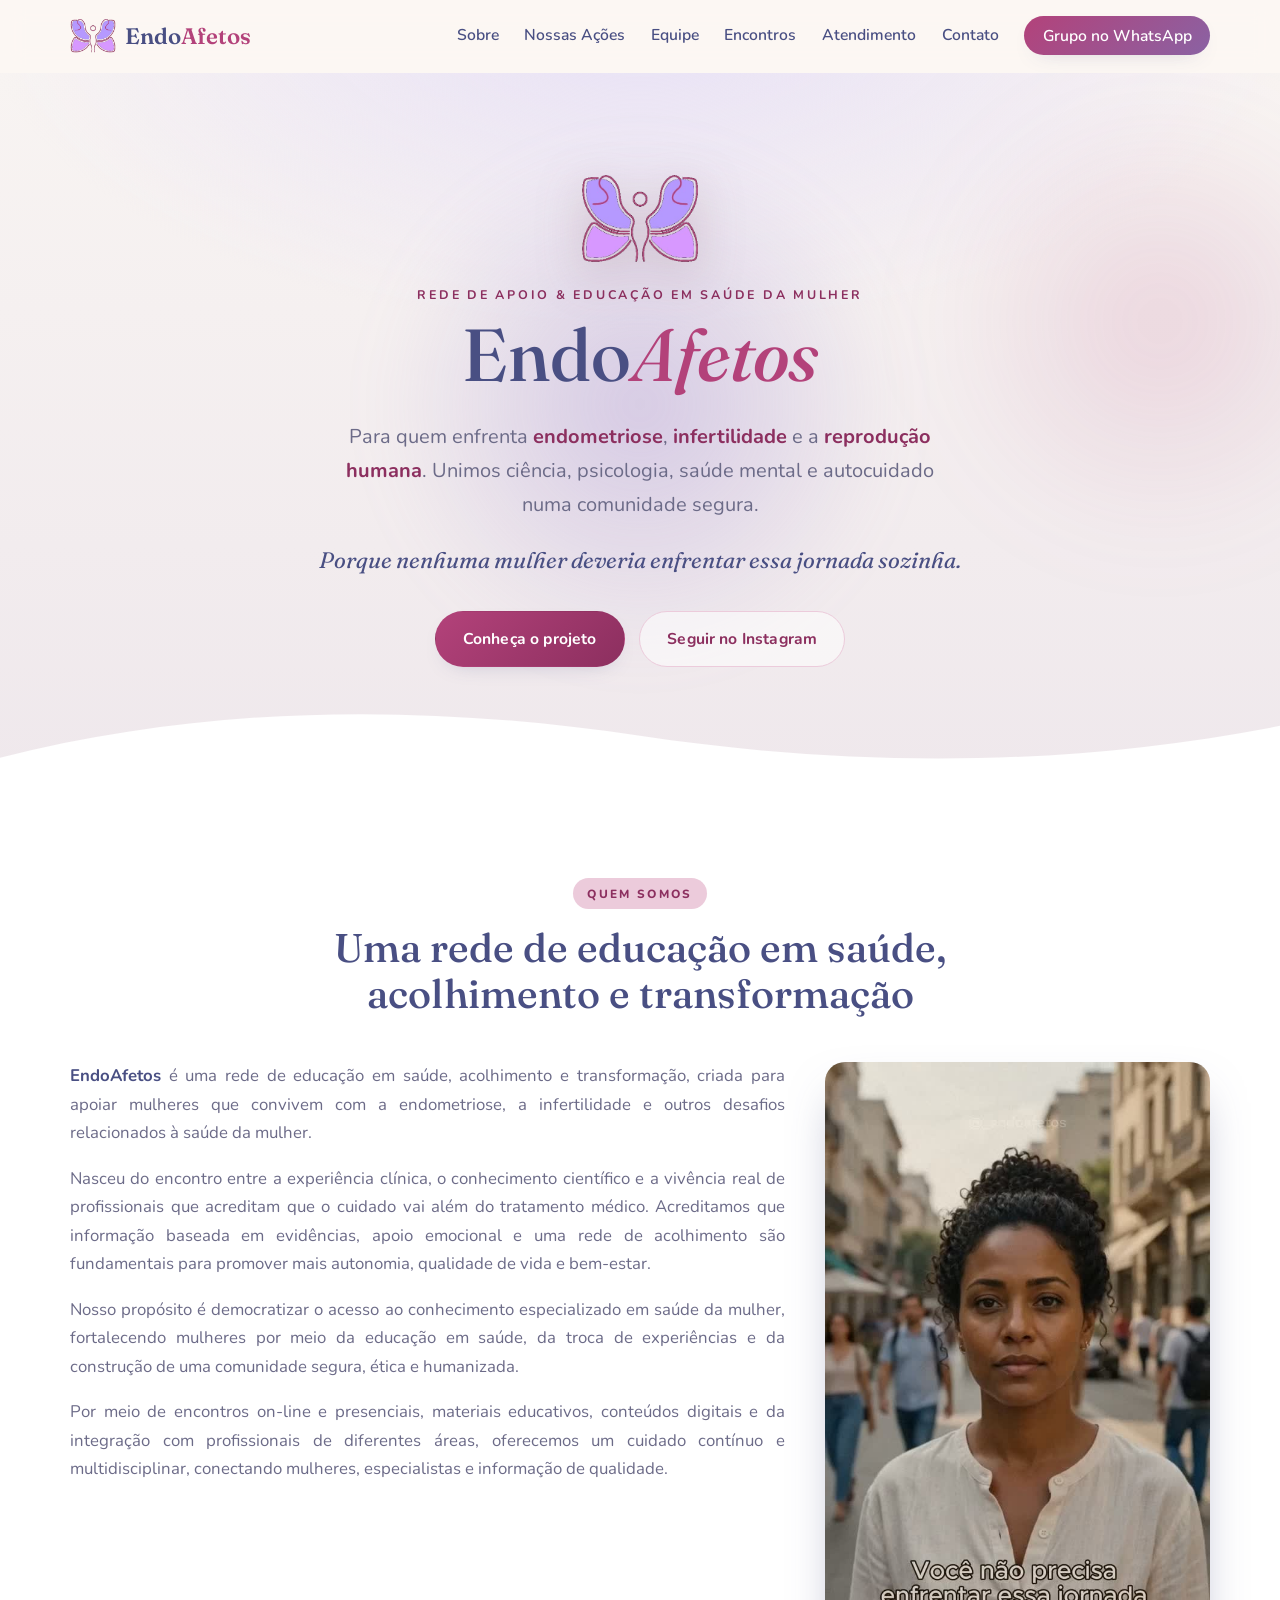
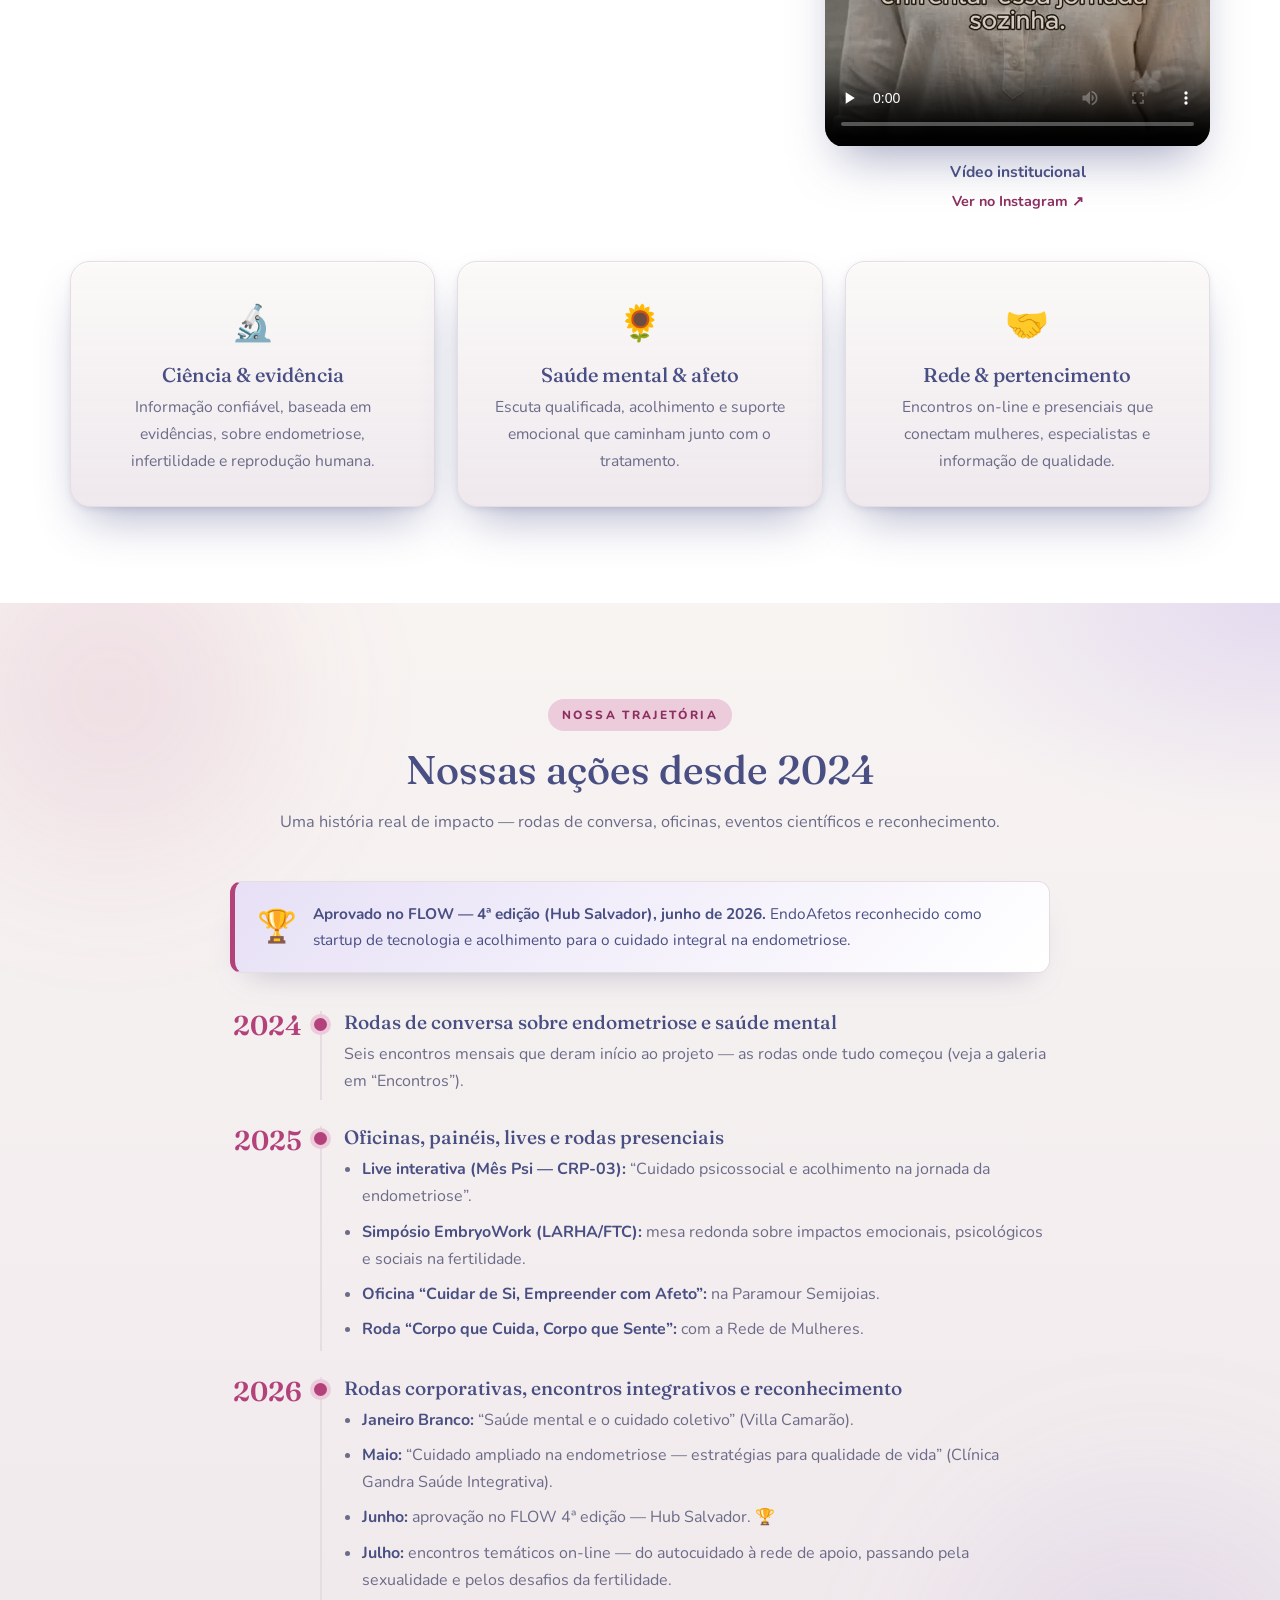
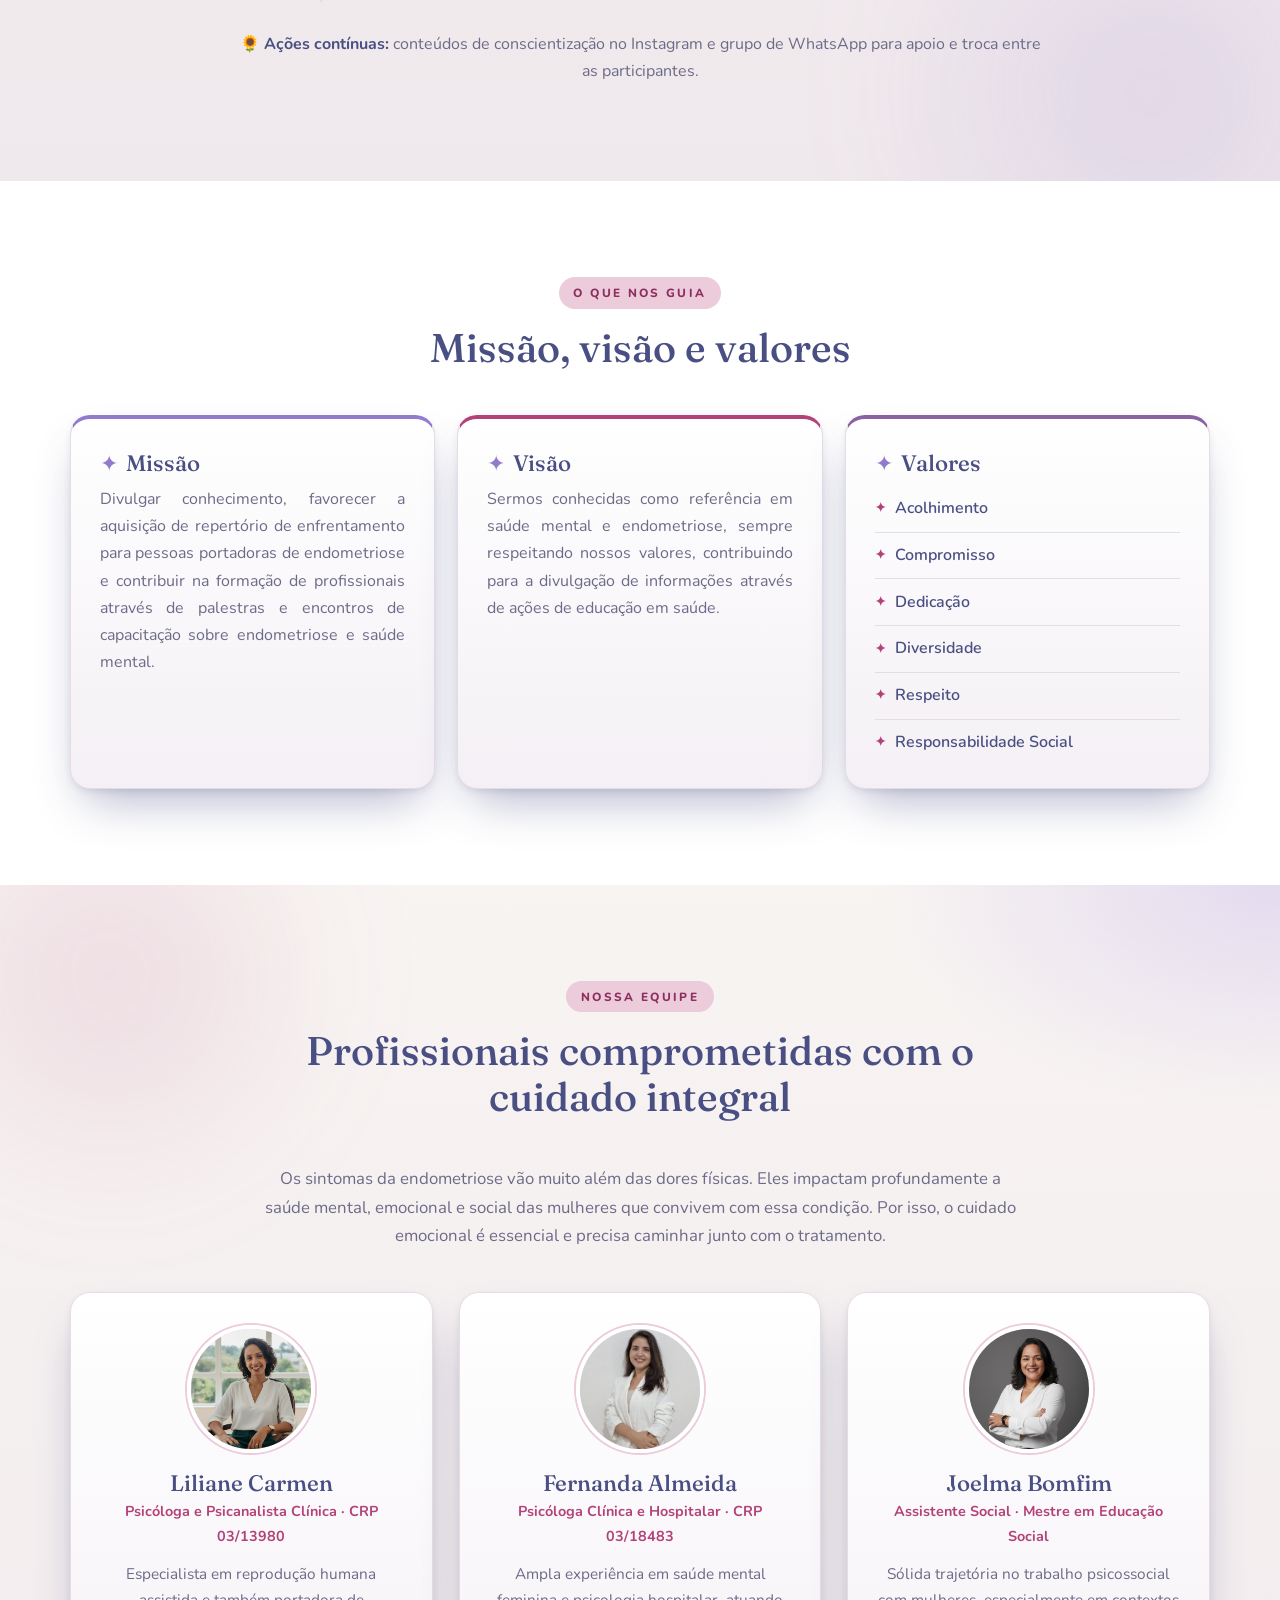
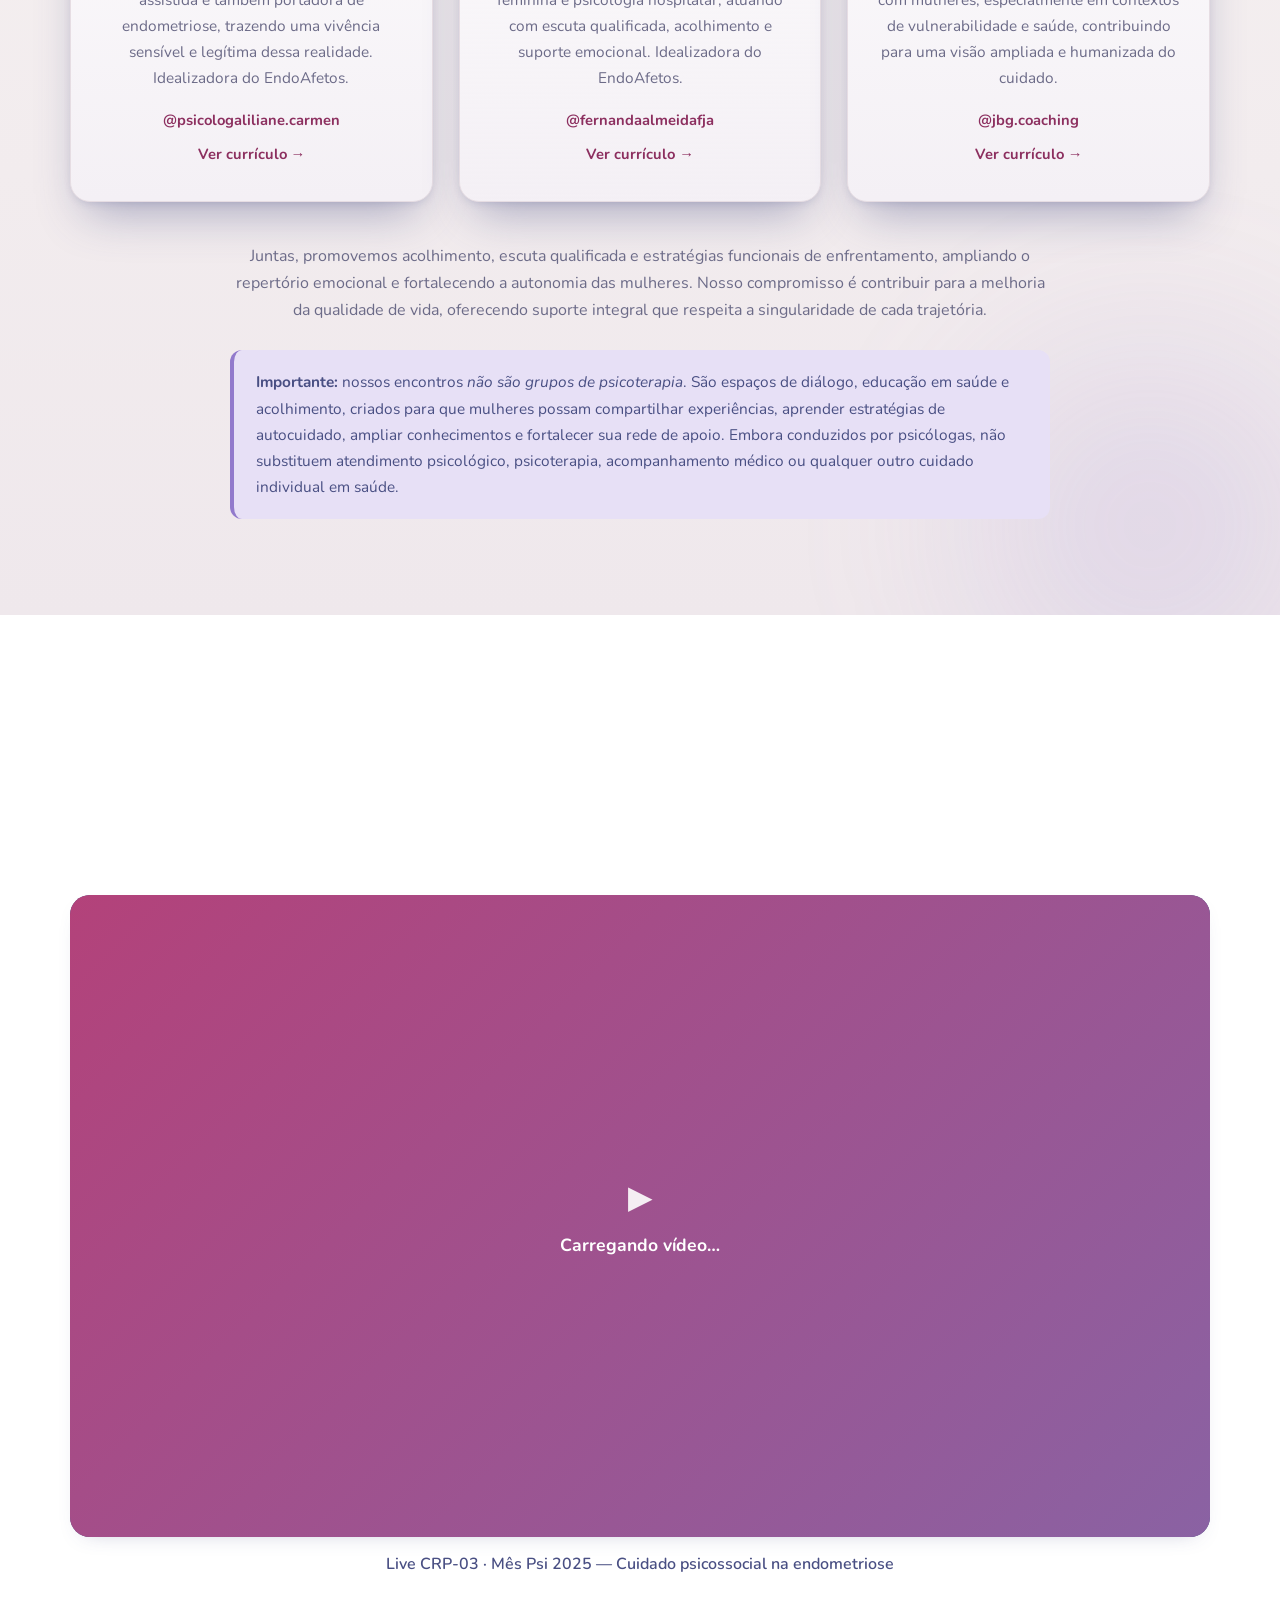
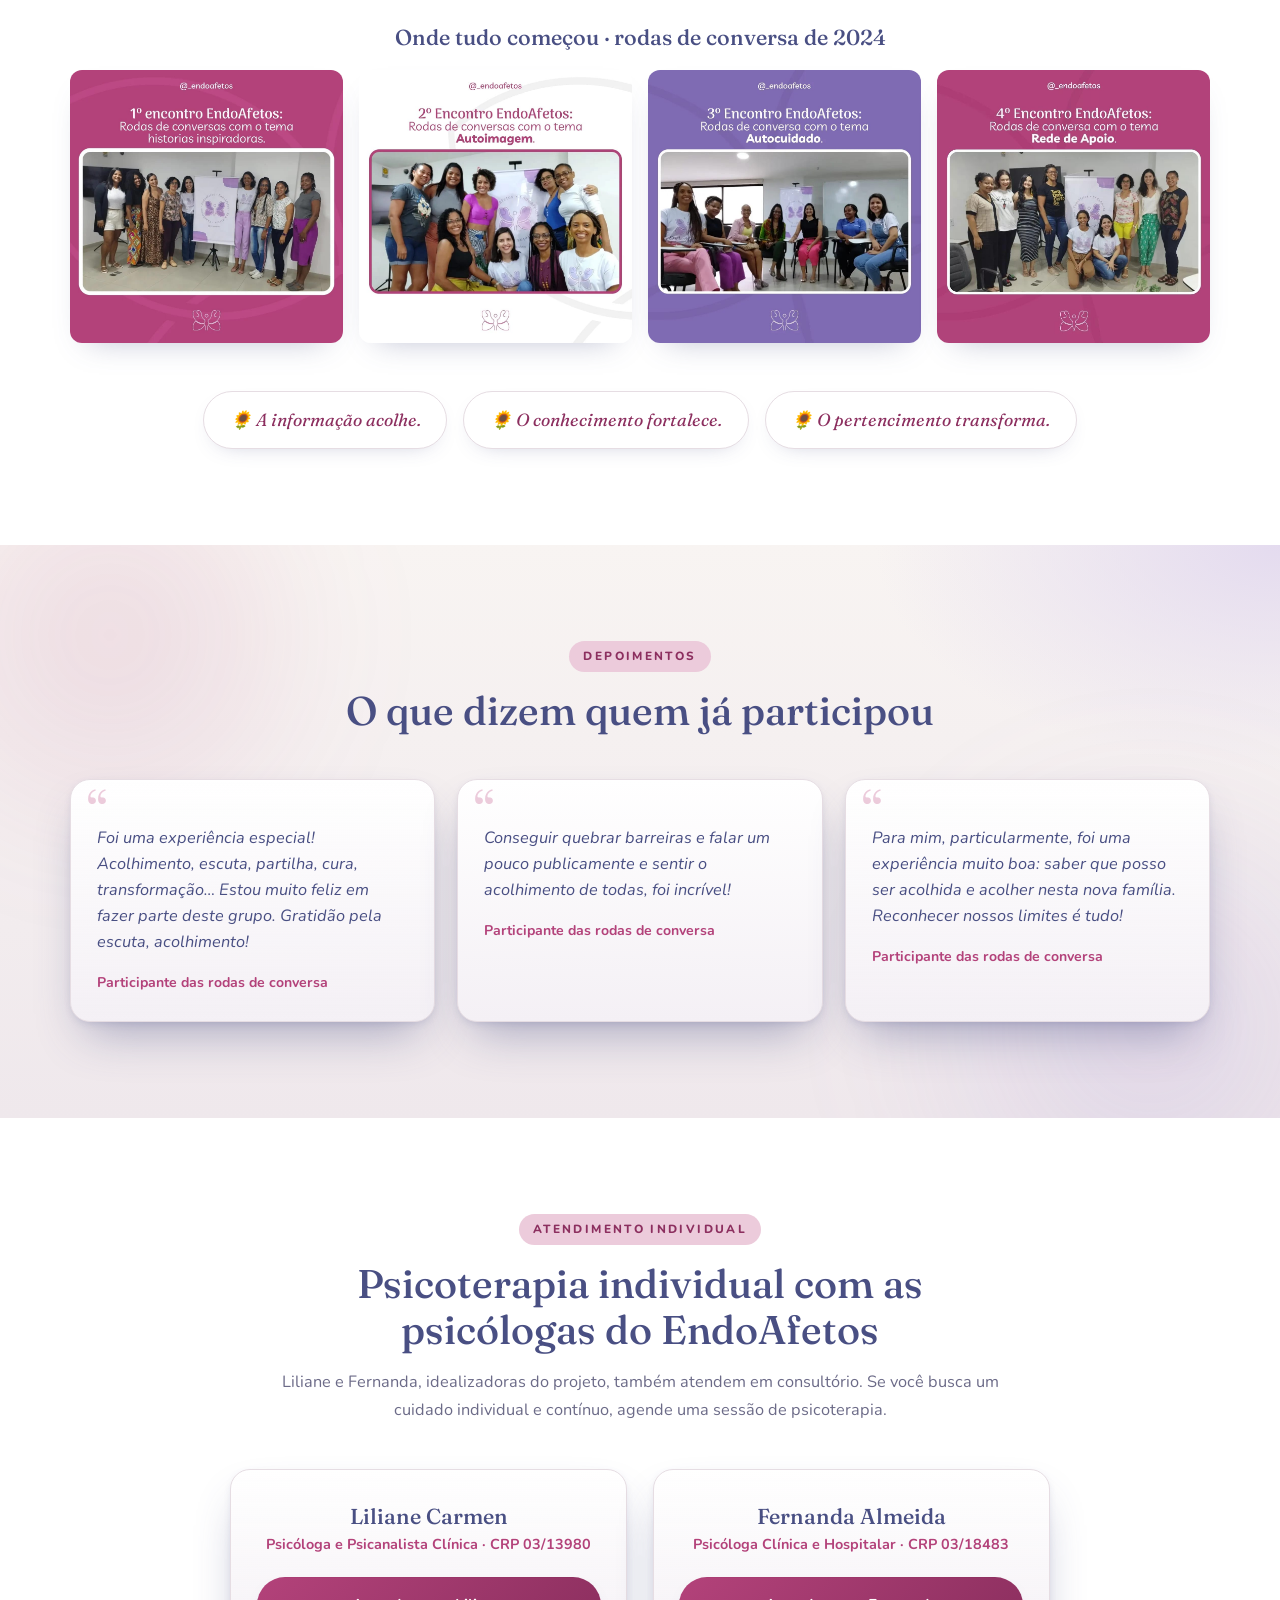
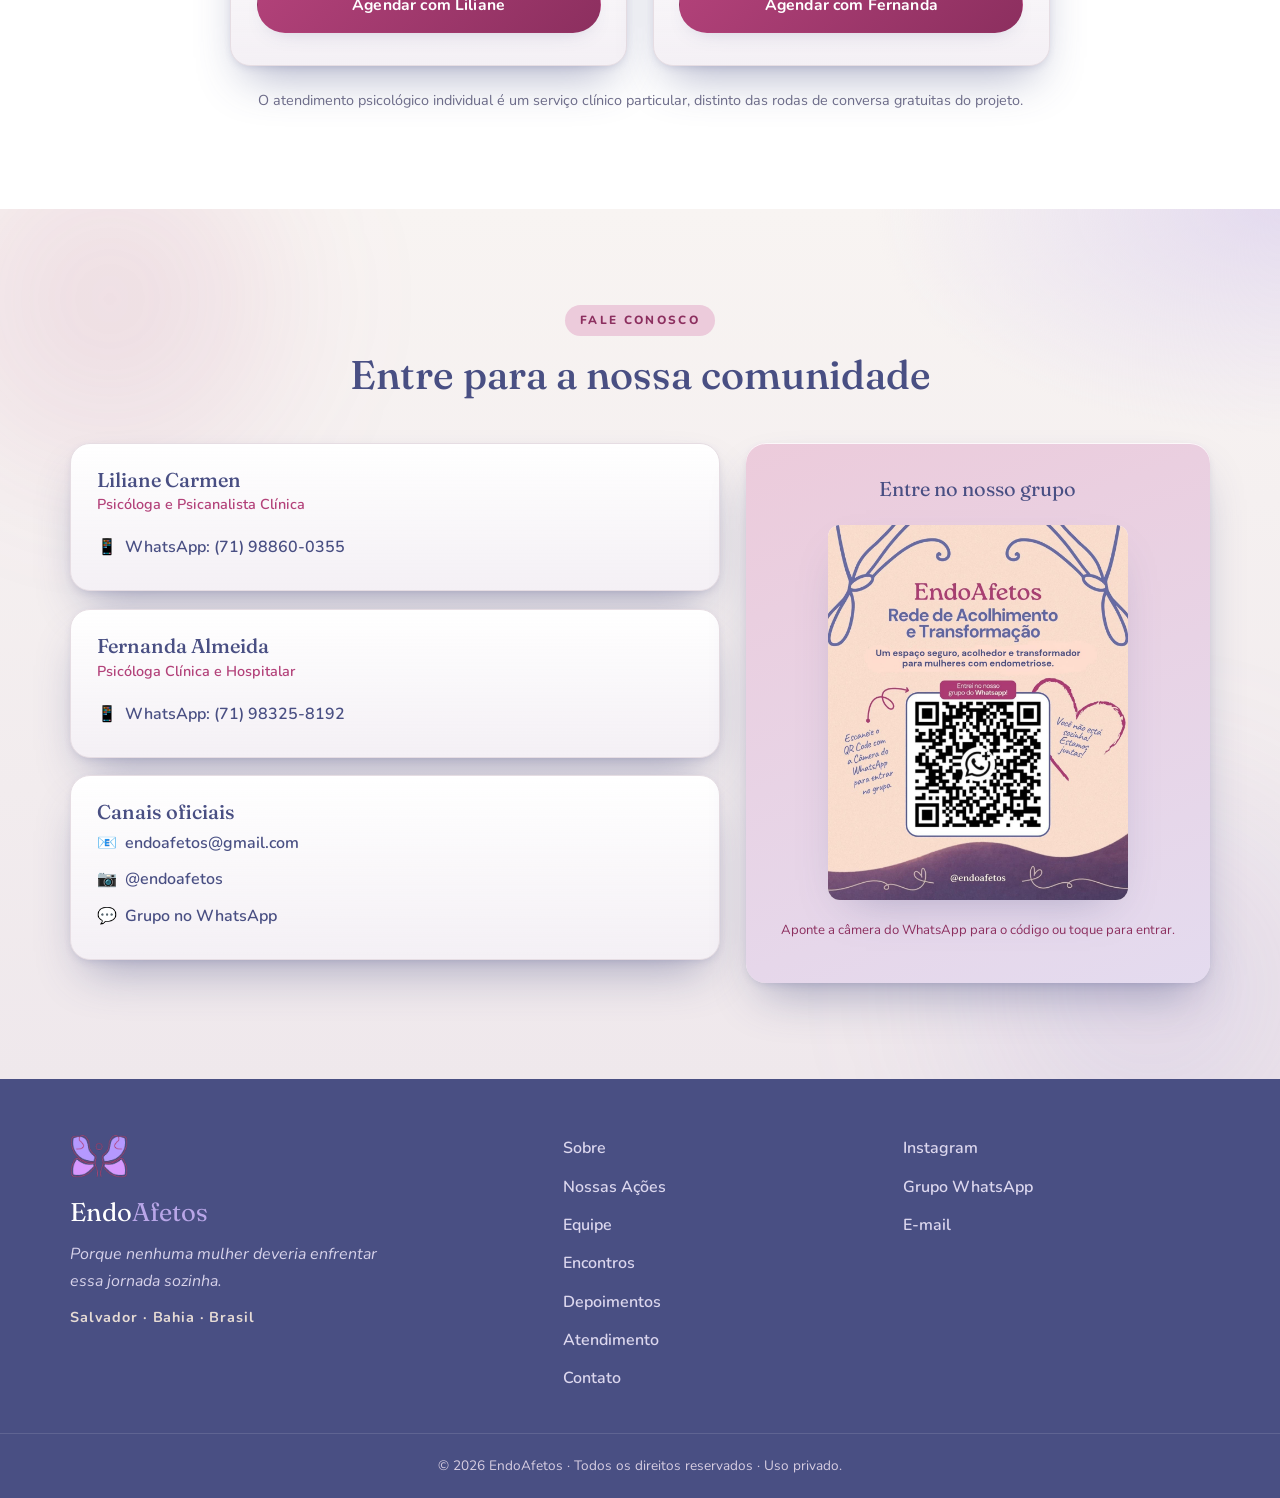
<file: index.html>
<!DOCTYPE html>
<html lang="pt-BR">
<head>
<meta charset="UTF-8" />
<meta name="viewport" content="width=device-width, initial-scale=1.0" />

<!-- ============================================================= -->
<!--  SEO PRINCIPAL                                                -->
<!-- ============================================================= -->
<title>EndoAfetos — Endometriose e Saúde da Mulher | Salvador</title>
<meta name="description" content="EndoAfetos: rede de apoio e educação em saúde da mulher com endometriose, infertilidade e reprodução humana, em Salvador-BA. Você não está sozinha." />
<meta name="keywords" content="Endometriose, Infertilidade, Saúde da Mulher, Educação em Saúde, Saúde Mental Feminina, Psicologia na Endometriose, Rede de Apoio para Endometriose, Autocuidado Feminino, Reprodução Humana, Comunidade para Mulheres com Endometriose, Salvador, Bahia, Brasil" />
<meta name="author" content="EndoAfetos" />
<meta name="robots" content="index, follow, max-image-preview:large" />
<meta name="language" content="Portuguese" />
<meta name="rating" content="general" />
<link rel="canonical" href="https://www.endoafetos.com.br/" />

<!-- ============================================================= -->
<!--  GEOLOCALIZAÇÃO (Salvador > Bahia > Brasil)                   -->
<!-- ============================================================= -->
<meta name="geo.region" content="BR-BA" />
<meta name="geo.placename" content="Salvador, Bahia, Brasil" />
<meta name="geo.position" content="-12.9714;-38.5014" />
<meta name="ICBM" content="-12.9714, -38.5014" />
<meta name="DC.title" content="EndoAfetos — Salvador, Bahia, Brasil" />

<!-- ============================================================= -->
<!--  OPEN GRAPH / REDES SOCIAIS                                   -->
<!-- ============================================================= -->
<meta property="og:type" content="website" />
<meta property="og:site_name" content="EndoAfetos" />
<meta property="og:locale" content="pt_BR" />
<meta property="og:title" content="EndoAfetos — Rede de Apoio e Educação em Saúde da Mulher" />
<meta property="og:description" content="Rede de apoio e educação em saúde da mulher, para quem enfrenta endometriose, infertilidade e reprodução humana. Uma comunidade segura em Salvador, Bahia." />
<meta property="og:url" content="https://www.endoafetos.com.br/" />
<meta property="og:image" content="https://www.endoafetos.com.br/assets/logo.jpg" />
<meta property="og:image:alt" content="EndoAfetos — rede de apoio para mulheres com endometriose" />

<meta name="twitter:card" content="summary_large_image" />
<meta name="twitter:title" content="EndoAfetos — Rede de Apoio e Educação em Saúde da Mulher" />
<meta name="twitter:description" content="Rede de apoio e educação em saúde da mulher: endometriose, infertilidade e reprodução humana. Salvador, Bahia." />
<meta name="twitter:image" content="https://www.endoafetos.com.br/assets/logo.jpg" />
<meta name="twitter:image:alt" content="EndoAfetos — rede de apoio para mulheres com endometriose" />

<meta name="theme-color" content="#b3427a" />

<!-- Ícones -->
<link rel="icon" href="favicon.ico" sizes="any" />
<link rel="icon" type="image/png" href="assets/logo.png" />
<link rel="apple-touch-icon" href="assets/logo.png" />

<!-- Fontes -->
<link rel="preconnect" href="https://fonts.googleapis.com" />
<link rel="preconnect" href="https://fonts.gstatic.com" crossorigin />
<link href="https://fonts.googleapis.com/css2?family=Fraunces:ital,opsz,wght@0,9..144,400;0,9..144,500;0,9..144,600;1,9..144,400&family=Nunito:wght@300;400;500;600;700&display=swap" rel="stylesheet" />

<!-- Estilos -->
<link rel="stylesheet" href="styles.css" />

<!-- ============================================================= -->
<!--  DADOS ESTRUTURADOS (JSON-LD)                                 -->
<!-- ============================================================= -->
<script type="application/ld+json">
{
  "@context": "https://schema.org",
  "@type": ["Organization", "MedicalOrganization"],
  "name": "EndoAfetos",
  "alternateName": "EndoAfetos — Rede de Apoio e Educação em Saúde da Mulher",
  "description": "Rede de apoio e educação em saúde da mulher, para quem enfrenta endometriose, infertilidade e reprodução humana. Une ciência, psicologia, saúde mental e autocuidado numa comunidade segura.",
  "url": "https://www.endoafetos.com.br/",
  "logo": "https://www.endoafetos.com.br/assets/logo.png",
  "email": "endoafetos@gmail.com",
  "telephone": "+55-71-98860-0355",
  "contactPoint": [
    {
      "@type": "ContactPoint",
      "contactType": "atendimento",
      "telephone": "+55-71-98860-0355",
      "email": "endoafetos@gmail.com",
      "areaServed": "BR",
      "availableLanguage": "Portuguese"
    }
  ],
  "slogan": "Porque nenhuma mulher deveria enfrentar essa jornada sozinha",
  "areaServed": [
    { "@type": "City", "name": "Salvador" },
    { "@type": "State", "name": "Bahia" },
    { "@type": "Country", "name": "Brasil" }
  ],
  "address": {
    "@type": "PostalAddress",
    "addressLocality": "Salvador",
    "addressRegion": "BA",
    "addressCountry": "BR"
  },
  "knowsAbout": [
    "Endometriose",
    "Infertilidade",
    "Saúde da Mulher",
    "Educação em Saúde",
    "Saúde Mental Feminina",
    "Psicologia na Endometriose",
    "Reprodução Humana",
    "Autocuidado Feminino"
  ],
  "sameAs": [
    "https://www.instagram.com/endoafetos"
  ],
  "member": [
    { "@type": "Person", "name": "Liliane Carmen Souza dos Santos", "jobTitle": "Psicóloga e Psicanalista Clínica (CRP 03/13980)" },
    { "@type": "Person", "name": "Fernanda de Jesus Almeida", "jobTitle": "Psicóloga Clínica e Hospitalar (CRP 03/18483)" },
    { "@type": "Person", "name": "Joelma Bomfim Gomes", "jobTitle": "Assistente Social" }
  ]
}
</script>

<!-- ============================================================= -->
<!--  DADOS ESTRUTURADOS DO VÍDEO (VideoObject)                    -->
<!-- ============================================================= -->
<script type="application/ld+json">
{
  "@context": "https://schema.org",
  "@type": "VideoObject",
  "name": "EndoAfetos — Você não precisa enfrentar essa jornada sozinha",
  "description": "Vídeo institucional do EndoAfetos: rede de apoio e educação em saúde da mulher para quem enfrenta endometriose, infertilidade e reprodução humana, com atuação em Salvador, Bahia.",
  "thumbnailUrl": "https://www.endoafetos.com.br/assets/reel-poster.jpg",
  "uploadDate": "2026-07-12T19:31:24-03:00",
  "duration": "PT1M54S",
  "contentUrl": "https://www.endoafetos.com.br/assets/video-institucional.mp4",
  "url": "https://www.endoafetos.com.br/#sobre",
  "inLanguage": "pt-BR",
  "isFamilyFriendly": true,
  "publisher": {
    "@type": "Organization",
    "name": "EndoAfetos",
    "logo": {
      "@type": "ImageObject",
      "url": "https://www.endoafetos.com.br/assets/logo.png"
    }
  }
}
</script>
</head>

<body>

<!-- ============================================================= -->
<!--  CABEÇALHO / NAVEGAÇÃO                                        -->
<!-- ============================================================= -->
<header class="site-header" id="topo">
  <nav class="nav" aria-label="Navegação principal">
    <a href="#inicio" class="nav__brand" aria-label="EndoAfetos — início">
      <img src="assets/logo.png" alt="" class="nav__logo" width="46" height="34" />
      <span class="nav__name">Endo<em>Afetos</em></span>
    </a>

    <button class="nav__toggle" id="navToggle" aria-label="Abrir menu" aria-expanded="false" aria-controls="navMenu">
      <span></span><span></span><span></span>
    </button>

    <ul class="nav__menu" id="navMenu">
      <li><a href="#sobre">Sobre</a></li>
      <li><a href="#acoes">Nossas Ações</a></li>
      <li><a href="#equipe">Equipe</a></li>
      <li><a href="#encontros">Encontros</a></li>
      <li><a href="#atendimento">Atendimento</a></li>
      <li><a href="#contato">Contato</a></li>
      <li>
        <a class="nav__cta" href="https://chat.whatsapp.com/E5Iflq8UeuzA25avrBPejQ?s=qt&amp;p=a&amp;ilr=4&amp;amv=2" target="_blank" rel="noopener noreferrer">
          Grupo no WhatsApp
        </a>
      </li>
    </ul>
  </nav>
</header>

<main>

  <!-- ===================== HERO ===================== -->
  <section class="hero" id="inicio">
    <div class="hero__glow" aria-hidden="true"></div>
    <div class="hero__inner">
      <img src="assets/logo.png" alt="Logotipo EndoAfetos" class="hero__logo" width="120" height="89" />
      <p class="hero__eyebrow">Rede de apoio &amp; educação em saúde da mulher</p>
      <h1 class="hero__title">Endo<em>Afetos</em></h1>
      <p class="hero__lead">
        Para quem enfrenta <strong>endometriose</strong>, <strong>infertilidade</strong> e a
        <strong>reprodução humana</strong>. Unimos ciência, psicologia, saúde mental e autocuidado
        numa comunidade segura.
      </p>
      <p class="hero__tagline">Porque nenhuma mulher deveria enfrentar essa jornada sozinha.</p>
      <div class="hero__actions">
        <a href="#sobre" class="btn btn--primary">Conheça o projeto</a>
        <a class="btn btn--ghost" href="https://www.instagram.com/endoafetos?igsh=b2N2YWlhNDV5cjNh" target="_blank" rel="noopener noreferrer">
          Seguir no Instagram
        </a>
      </div>
    </div>
    <div class="hero__wave" aria-hidden="true">
      <svg viewBox="0 0 1440 90" preserveAspectRatio="none"><path d="M0,64 C240,10 480,10 720,42 C960,74 1200,74 1440,32 L1440,90 L0,90 Z"></path></svg>
    </div>
  </section>

  <!-- ===================== SOBRE ===================== -->
  <section class="section" id="sobre">
    <div class="container">
      <div class="section__head reveal">
        <span class="kicker">Quem somos</span>
        <h2>Uma rede de educação em saúde, acolhimento e transformação</h2>
      </div>
      <div class="sobre-grid">
        <div class="prose reveal">
          <p>
            <strong>EndoAfetos</strong> é uma rede de educação em saúde, acolhimento e transformação, criada para
            apoiar mulheres que convivem com a endometriose, a infertilidade e outros desafios relacionados à
            saúde da mulher.
          </p>
          <p>
            Nasceu do encontro entre a experiência clínica, o conhecimento científico e a vivência real de
            profissionais que acreditam que o cuidado vai além do tratamento médico. Acreditamos que informação
            baseada em evidências, apoio emocional e uma rede de acolhimento são fundamentais para promover mais
            autonomia, qualidade de vida e bem-estar.
          </p>
          <p>
            Nosso propósito é democratizar o acesso ao conhecimento especializado em saúde da mulher, fortalecendo
            mulheres por meio da educação em saúde, da troca de experiências e da construção de uma comunidade
            segura, ética e humanizada.
          </p>
          <p>
            Por meio de encontros on-line e presenciais, materiais educativos, conteúdos digitais e da integração
            com profissionais de diferentes áreas, oferecemos um cuidado contínuo e multidisciplinar, conectando
            mulheres, especialistas e informação de qualidade.
          </p>
        </div>

        <!-- Vídeo institucional em destaque (hospedado no site: tela cheia sem sair daqui) -->
        <figure class="reel reveal">
          <video class="reel__video" controls playsinline preload="none"
            poster="assets/reel-poster.jpg" width="640" height="1136">
            <source src="assets/video-institucional.mp4" type="video/mp4" />
            Seu navegador não suporta vídeo.
            <a href="https://www.instagram.com/reel/Data2eSg54O/" target="_blank" rel="noopener noreferrer">Assista no Instagram</a>.
          </video>
          <figcaption>
            <strong>Vídeo institucional</strong>
            <a href="https://www.instagram.com/reel/Data2eSg54O/" target="_blank" rel="noopener noreferrer">Ver no Instagram ↗</a>
          </figcaption>
        </figure>
      </div>

      <div class="feature-grid">
        <article class="feature reveal">
          <span class="feature__icon" aria-hidden="true">🔬</span>
          <h3>Ciência &amp; evidência</h3>
          <p>Informação confiável, baseada em evidências, sobre endometriose, infertilidade e reprodução humana.</p>
        </article>
        <article class="feature reveal">
          <span class="feature__icon" aria-hidden="true">🌻</span>
          <h3>Saúde mental &amp; afeto</h3>
          <p>Escuta qualificada, acolhimento e suporte emocional que caminham junto com o tratamento.</p>
        </article>
        <article class="feature reveal">
          <span class="feature__icon" aria-hidden="true">🤝</span>
          <h3>Rede &amp; pertencimento</h3>
          <p>Encontros on-line e presenciais que conectam mulheres, especialistas e informação de qualidade.</p>
        </article>
      </div>
    </div>
  </section>

  <!-- ===================== NOSSAS AÇÕES ===================== -->
  <section class="section section--tint" id="acoes">
    <div class="container">
      <div class="section__head reveal">
        <span class="kicker">Nossa trajetória</span>
        <h2>Nossas ações desde 2024</h2>
        <p>Uma história real de impacto — rodas de conversa, oficinas, eventos científicos e reconhecimento.</p>
      </div>

      <div class="badge-highlight reveal">
        <span class="badge-highlight__icon" aria-hidden="true">🏆</span>
        <div>
          <strong>Aprovado no FLOW — 4ª edição (Hub Salvador), junho de 2026.</strong>
          EndoAfetos reconhecido como startup de tecnologia e acolhimento para o cuidado integral na endometriose.
        </div>
      </div>

      <div class="timeline">
        <div class="tl-year reveal">
          <div class="tl-year__label">2024</div>
          <div class="tl-year__body">
            <h3>Rodas de conversa sobre endometriose e saúde mental</h3>
            <p>Seis encontros mensais que deram início ao projeto — as rodas onde tudo começou (veja a galeria em “Encontros”).</p>
          </div>
        </div>

        <div class="tl-year reveal">
          <div class="tl-year__label">2025</div>
          <div class="tl-year__body">
            <h3>Oficinas, painéis, lives e rodas presenciais</h3>
            <ul class="tl-list">
              <li><strong>Live interativa (Mês Psi — CRP-03):</strong> “Cuidado psicossocial e acolhimento na jornada da endometriose”.</li>
              <li><strong>Simpósio EmbryoWork (LARHA/FTC):</strong> mesa redonda sobre impactos emocionais, psicológicos e sociais na fertilidade.</li>
              <li><strong>Oficina “Cuidar de Si, Empreender com Afeto”:</strong> na Paramour Semijoias.</li>
              <li><strong>Roda “Corpo que Cuida, Corpo que Sente”:</strong> com a Rede de Mulheres.</li>
            </ul>
          </div>
        </div>

        <div class="tl-year reveal">
          <div class="tl-year__label">2026</div>
          <div class="tl-year__body">
            <h3>Rodas corporativas, encontros integrativos e reconhecimento</h3>
            <ul class="tl-list">
              <li><strong>Janeiro Branco:</strong> “Saúde mental e o cuidado coletivo” (Villa Camarão).</li>
              <li><strong>Maio:</strong> “Cuidado ampliado na endometriose — estratégias para qualidade de vida” (Clínica Gandra Saúde Integrativa).</li>
              <li><strong>Junho:</strong> aprovação no FLOW 4ª edição — Hub Salvador. 🏆</li>
              <li><strong>Julho:</strong> encontros temáticos on-line — do autocuidado à rede de apoio, passando pela sexualidade e pelos desafios da fertilidade.</li>
            </ul>
          </div>
        </div>
      </div>

      <p class="tl-continuous reveal"><span aria-hidden="true">🌻</span> <strong>Ações contínuas:</strong> conteúdos de conscientização no Instagram e grupo de WhatsApp para apoio e troca entre as participantes.</p>
    </div>
  </section>

  <!-- ===================== MISSÃO / VISÃO / VALORES ===================== -->
  <section class="section" id="mvv">
    <div class="container">
      <div class="section__head reveal">
        <span class="kicker">O que nos guia</span>
        <h2>Missão, visão e valores</h2>
      </div>
      <div class="mvv-grid">
        <article class="mvv-card reveal">
          <h3><span aria-hidden="true">✦</span> Missão</h3>
          <p>
            Divulgar conhecimento, favorecer a aquisição de repertório de enfrentamento para pessoas portadoras
            de endometriose e contribuir na formação de profissionais através de palestras e encontros de
            capacitação sobre endometriose e saúde mental.
          </p>
        </article>
        <article class="mvv-card reveal">
          <h3><span aria-hidden="true">✦</span> Visão</h3>
          <p>
            Sermos conhecidas como referência em saúde mental e endometriose, sempre respeitando nossos valores,
            contribuindo para a divulgação de informações através de ações de educação em saúde.
          </p>
        </article>
        <article class="mvv-card reveal">
          <h3><span aria-hidden="true">✦</span> Valores</h3>
          <ul class="value-list">
            <li>Acolhimento</li>
            <li>Compromisso</li>
            <li>Dedicação</li>
            <li>Diversidade</li>
            <li>Respeito</li>
            <li>Responsabilidade Social</li>
          </ul>
        </article>
      </div>
    </div>
  </section>

  <!-- ===================== EQUIPE ===================== -->
  <section class="section section--tint" id="equipe">
    <div class="container">
      <div class="section__head reveal">
        <span class="kicker">Nossa equipe</span>
        <h2>Profissionais comprometidas com o cuidado integral</h2>
      </div>

      <div class="prose prose--center reveal">
        <p>
          Os sintomas da endometriose vão muito além das dores físicas. Eles impactam profundamente a saúde
          mental, emocional e social das mulheres que convivem com essa condição. Por isso, o cuidado emocional
          é essencial e precisa caminhar junto com o tratamento.
        </p>
      </div>

      <div class="team-grid">

        <!-- Liliane -->
        <article class="member reveal">
          <div class="member__photo" data-initials="LC">
            <img src="assets/LilianeCarmen.jpg" alt="Liliane Carmen" loading="lazy" onerror="this.style.display='none'" />
          </div>
          <h3 class="member__name">Liliane Carmen</h3>
          <p class="member__role">Psicóloga e Psicanalista Clínica · CRP 03/13980</p>
          <p class="member__bio">
            Especialista em reprodução humana assistida e também portadora de endometriose, trazendo uma vivência
            sensível e legítima dessa realidade. Idealizadora do EndoAfetos.
          </p>
          <div class="member__links">
            <a href="https://www.instagram.com/psicologaliliane.carmen" target="_blank" rel="noopener noreferrer">@psicologaliliane.carmen</a>
            <button class="link-btn" data-modal="modal-liliane" type="button">Ver currículo →</button>
          </div>
        </article>

        <!-- Fernanda -->
        <article class="member reveal">
          <div class="member__photo" data-initials="FA">
            <img src="assets/FernandaAlmeida.jpg" alt="Fernanda Almeida" loading="lazy" onerror="this.style.display='none'" />
          </div>
          <h3 class="member__name">Fernanda Almeida</h3>
          <p class="member__role">Psicóloga Clínica e Hospitalar · CRP 03/18483</p>
          <p class="member__bio">
            Ampla experiência em saúde mental feminina e psicologia hospitalar, atuando com escuta qualificada,
            acolhimento e suporte emocional. Idealizadora do EndoAfetos.
          </p>
          <div class="member__links">
            <a href="https://www.instagram.com/fernandaalmeidafja" target="_blank" rel="noopener noreferrer">@fernandaalmeidafja</a>
            <button class="link-btn" data-modal="modal-fernanda" type="button">Ver currículo →</button>
          </div>
        </article>

        <!-- Joelma -->
        <article class="member reveal">
          <div class="member__photo" data-initials="JB">
            <img src="assets/JoelmaBomfim.jpg" alt="Joelma Bomfim" loading="lazy" onerror="this.style.display='none'" />
          </div>
          <h3 class="member__name">Joelma Bomfim</h3>
          <p class="member__role">Assistente Social · Mestre em Educação Social</p>
          <p class="member__bio">
            Sólida trajetória no trabalho psicossocial com mulheres, especialmente em contextos de
            vulnerabilidade e saúde, contribuindo para uma visão ampliada e humanizada do cuidado.
          </p>
          <div class="member__links">
            <a href="https://www.instagram.com/jbg.coaching" target="_blank" rel="noopener noreferrer">@jbg.coaching</a>
            <button class="link-btn" data-modal="modal-joelma" type="button">Ver currículo →</button>
          </div>
        </article>

      </div>

      <div class="team-statement reveal">
        <p>
          Juntas, promovemos acolhimento, escuta qualificada e estratégias funcionais de enfrentamento,
          ampliando o repertório emocional e fortalecendo a autonomia das mulheres. Nosso compromisso é
          contribuir para a melhoria da qualidade de vida, oferecendo suporte integral que respeita a
          singularidade de cada trajetória.
        </p>
        <div class="note-box">
          <strong>Importante:</strong> nossos encontros <em>não são grupos de psicoterapia</em>. São espaços de
          diálogo, educação em saúde e acolhimento, criados para que mulheres possam compartilhar experiências,
          aprender estratégias de autocuidado, ampliar conhecimentos e fortalecer sua rede de apoio. Embora
          conduzidos por psicólogas, não substituem atendimento psicológico, psicoterapia, acompanhamento médico
          ou qualquer outro cuidado individual em saúde.
        </div>
      </div>
    </div>
  </section>

  <!-- ===================== ENCONTROS / CONTEÚDO ===================== -->
  <section class="section" id="encontros">
    <div class="container">
      <div class="section__head reveal">
        <span class="kicker">Encontros &amp; conteúdo</span>
        <h2>Educação em saúde que acolhe e fortalece</h2>
      </div>

      <div class="video-grid">
        <!-- Para publicar um vídeo: preencha data-embed com o link do YouTube no formato
             https://www.youtube.com/embed/ID_DO_VIDEO  (veja o README) -->
        <figure class="video reveal">
          <div class="video__frame" data-embed="https://www.youtube.com/embed/Co_HKr2B40M">
            <iframe title="Live CRP-03 — Cuidado psicossocial na endometriose" src="" loading="lazy"
              allow="accelerometer; autoplay; clipboard-write; encrypted-media; gyroscope; picture-in-picture"
              allowfullscreen></iframe>
            <div class="video__placeholder">
              <span aria-hidden="true">▶</span>
              <p>Carregando vídeo…</p>
            </div>
          </div>
          <figcaption>Live CRP-03 · Mês Psi 2025 — Cuidado psicossocial na endometriose</figcaption>
        </figure>
      </div>

      <!-- Galeria dos encontros presenciais de 2024 -->
      <h3 class="block-title reveal">Onde tudo começou · rodas de conversa de 2024</h3>
      <div class="gallery reveal">
        <a class="gallery__item" href="assets/Depoimentos/IMG-20260713-WA0001.jpg" target="_blank" rel="noopener noreferrer">
          <img src="assets/Depoimentos/IMG-20260713-WA0001.jpg" alt="1º Encontro EndoAfetos — Histórias Inspiradoras" loading="lazy" />
        </a>
        <a class="gallery__item" href="assets/Depoimentos/IMG-20260713-WA0006.jpg" target="_blank" rel="noopener noreferrer">
          <img src="assets/Depoimentos/IMG-20260713-WA0006.jpg" alt="2º Encontro EndoAfetos — Autoimagem" loading="lazy" />
        </a>
        <a class="gallery__item" href="assets/Depoimentos/IMG-20260713-WA0008.jpg" target="_blank" rel="noopener noreferrer">
          <img src="assets/Depoimentos/IMG-20260713-WA0008.jpg" alt="3º Encontro EndoAfetos — Autocuidado" loading="lazy" />
        </a>
        <a class="gallery__item" href="assets/Depoimentos/IMG-20260713-WA0005.jpg" target="_blank" rel="noopener noreferrer">
          <img src="assets/Depoimentos/IMG-20260713-WA0005.jpg" alt="4º Encontro EndoAfetos — Rede de Apoio" loading="lazy" />
        </a>
      </div>

      <div class="pillars reveal">
        <div class="pillar"><span aria-hidden="true">🌻</span> A informação acolhe.</div>
        <div class="pillar"><span aria-hidden="true">🌻</span> O conhecimento fortalece.</div>
        <div class="pillar"><span aria-hidden="true">🌻</span> O pertencimento transforma.</div>
      </div>
    </div>
  </section>

  <!-- ===================== DEPOIMENTOS ===================== -->
  <section class="section section--tint" id="depoimentos">
    <div class="container">
      <div class="section__head reveal">
        <span class="kicker">Depoimentos</span>
        <h2>O que dizem quem já participou</h2>
      </div>
      <div class="testi-grid">
        <figure class="testi reveal">
          <blockquote>Foi uma experiência especial! Acolhimento, escuta, partilha, cura, transformação… Estou muito feliz em fazer parte deste grupo. Gratidão pela escuta, acolhimento!</blockquote>
          <figcaption>Participante das rodas de conversa</figcaption>
        </figure>
        <figure class="testi reveal">
          <blockquote>Conseguir quebrar barreiras e falar um pouco publicamente e sentir o acolhimento de todas, foi incrível!</blockquote>
          <figcaption>Participante das rodas de conversa</figcaption>
        </figure>
        <figure class="testi reveal">
          <blockquote>Para mim, particularmente, foi uma experiência muito boa: saber que posso ser acolhida e acolher nesta nova família. Reconhecer nossos limites é tudo!</blockquote>
          <figcaption>Participante das rodas de conversa</figcaption>
        </figure>
      </div>
    </div>
  </section>

  <!-- ===================== ATENDIMENTO PSICOLÓGICO ===================== -->
  <section class="section" id="atendimento">
    <div class="container">
      <div class="section__head reveal">
        <span class="kicker">Atendimento individual</span>
        <h2>Psicoterapia individual com as psicólogas do EndoAfetos</h2>
        <p>Liliane e Fernanda, idealizadoras do projeto, também atendem em consultório. Se você busca um cuidado individual e contínuo, agende uma sessão de psicoterapia.</p>
      </div>

      <div class="attend-grid">
        <article class="attend-card reveal">
          <h3>Liliane Carmen</h3>
          <p class="attend-card__role">Psicóloga e Psicanalista Clínica · CRP 03/13980</p>
          <a class="btn btn--primary" href="https://wa.me/5571988600355?text=Ol%C3%A1%2C%20Liliane!%20Gostaria%20de%20agendar%20um%20atendimento%20psicol%C3%B3gico%20individual." target="_blank" rel="noopener noreferrer">Agendar com Liliane</a>
        </article>

        <article class="attend-card reveal">
          <h3>Fernanda Almeida</h3>
          <p class="attend-card__role">Psicóloga Clínica e Hospitalar · CRP 03/18483</p>
          <a class="btn btn--primary" href="https://wa.me/5571983258192?text=Ol%C3%A1%2C%20Fernanda!%20Gostaria%20de%20agendar%20um%20atendimento%20psicol%C3%B3gico%20individual." target="_blank" rel="noopener noreferrer">Agendar com Fernanda</a>
        </article>
      </div>

      <p class="attend-note reveal">O atendimento psicológico individual é um serviço clínico particular, distinto das rodas de conversa gratuitas do projeto.</p>
    </div>
  </section>

  <!-- ===================== CONTATO ===================== -->
  <section class="section section--tint" id="contato">
    <div class="container">
      <div class="section__head reveal">
        <span class="kicker">Fale conosco</span>
        <h2>Entre para a nossa comunidade</h2>
      </div>

      <div class="contact-grid">
        <div class="contact-cards">
          <article class="contact-card reveal">
            <h3>Liliane Carmen</h3>
            <p class="contact-card__role">Psicóloga e Psicanalista Clínica</p>
            <a class="contact-line" href="https://wa.me/5571988600355" target="_blank" rel="noopener noreferrer">
              <span aria-hidden="true">📱</span> WhatsApp: (71) 98860-0355
            </a>
          </article>

          <article class="contact-card reveal">
            <h3>Fernanda Almeida</h3>
            <p class="contact-card__role">Psicóloga Clínica e Hospitalar</p>
            <a class="contact-line" href="https://wa.me/5571983258192" target="_blank" rel="noopener noreferrer">
              <span aria-hidden="true">📱</span> WhatsApp: (71) 98325-8192
            </a>
          </article>

          <article class="contact-card reveal">
            <h3>Canais oficiais</h3>
            <a class="contact-line" href="mailto:endoafetos@gmail.com">
              <span aria-hidden="true">📧</span> endoafetos@gmail.com
            </a>
            <a class="contact-line" href="https://www.instagram.com/endoafetos?igsh=b2N2YWlhNDV5cjNh" target="_blank" rel="noopener noreferrer">
              <span aria-hidden="true">📷</span> @endoafetos
            </a>
            <a class="contact-line" href="https://chat.whatsapp.com/E5Iflq8UeuzA25avrBPejQ?s=qt&amp;p=a&amp;ilr=4&amp;amv=2" target="_blank" rel="noopener noreferrer">
              <span aria-hidden="true">💬</span> Grupo no WhatsApp
            </a>
          </article>
        </div>

        <div class="qr-panel reveal">
          <p class="qr-panel__title">Entre no nosso grupo</p>
          <a class="qr-single" href="https://chat.whatsapp.com/E5Iflq8UeuzA25avrBPejQ?s=qt&amp;p=a&amp;ilr=4&amp;amv=2" target="_blank" rel="noopener noreferrer">
            <img src="assets/qr-code.jpg" alt="QR Code do grupo de WhatsApp EndoAfetos" loading="lazy" />
          </a>
          <p class="qr-panel__note">Aponte a câmera do WhatsApp para o código ou toque para entrar.</p>
        </div>
      </div>
    </div>
  </section>

</main>

<!-- ===================== RODAPÉ ===================== -->
<footer class="footer">
  <div class="container footer__inner">
    <div class="footer__brand">
      <img src="assets/logo.png" alt="" width="58" height="43" />
      <p class="footer__name">Endo<em>Afetos</em></p>
      <p class="footer__tag">Porque nenhuma mulher deveria enfrentar essa jornada sozinha.</p>
      <p class="footer__geo">Salvador · Bahia · Brasil</p>
    </div>
    <nav class="footer__nav" aria-label="Navegação do rodapé">
      <a href="#sobre">Sobre</a>
      <a href="#acoes">Nossas Ações</a>
      <a href="#equipe">Equipe</a>
      <a href="#encontros">Encontros</a>
      <a href="#depoimentos">Depoimentos</a>
      <a href="#atendimento">Atendimento</a>
      <a href="#contato">Contato</a>
    </nav>
    <div class="footer__social">
      <a href="https://www.instagram.com/endoafetos?igsh=b2N2YWlhNDV5cjNh" target="_blank" rel="noopener noreferrer">Instagram</a>
      <a href="https://chat.whatsapp.com/E5Iflq8UeuzA25avrBPejQ?s=qt&amp;p=a&amp;ilr=4&amp;amv=2" target="_blank" rel="noopener noreferrer">Grupo WhatsApp</a>
      <a href="mailto:endoafetos@gmail.com">E-mail</a>
    </div>
  </div>
  <div class="footer__bottom">
    <p>© <span id="year">2026</span> EndoAfetos · Todos os direitos reservados · Uso privado.</p>
  </div>
</footer>

<!-- Botão voltar ao topo (navegação ágil) -->
<a href="#topo" class="to-top" id="toTop" aria-label="Voltar ao topo">↑</a>

<!-- ============================================================= -->
<!--  MODAIS DE CURRÍCULO (abas fora do principal só quando preciso) -->
<!-- ============================================================= -->
<div class="modal" id="modal-liliane" role="dialog" aria-modal="true" aria-labelledby="modal-liliane-title" hidden>
  <div class="modal__backdrop" data-close></div>
  <div class="modal__panel" role="document">
    <button class="modal__close" data-close aria-label="Fechar">×</button>
    <h3 id="modal-liliane-title">Liliane Carmen Souza dos Santos</h3>
    <p class="modal__sub">Psicóloga e Psicanalista Clínica · CRP 03/13980</p>
    <ul class="cv-list">
      <li>Graduada em Psicologia, com Título de Especialista em Psicologia Clínica.</li>
      <li>Pós-graduada em Psicologia Perinatal e da Parentalidade.</li>
      <li>Especialista em Psicanálise Clínica.</li>
      <li>Título de Capacitação aplicada à Psicologia em Reprodução Assistida pela Sociedade Brasileira de Reprodução Assistida (SBRA).</li>
      <li>Integra a equipe multidisciplinar da Clínica Huntington – Cenafert.</li>
      <li>Idealizadora do EndoAfetos, projeto voltado para a saúde mental feminina, com olhar psicossocial de mulheres com endometriose e infertilidade.</li>
    </ul>
    <a class="btn btn--primary btn--sm" href="https://www.instagram.com/psicologaliliane.carmen" target="_blank" rel="noopener noreferrer">Instagram @psicologaliliane.carmen</a>
  </div>
</div>

<div class="modal" id="modal-fernanda" role="dialog" aria-modal="true" aria-labelledby="modal-fernanda-title" hidden>
  <div class="modal__backdrop" data-close></div>
  <div class="modal__panel" role="document">
    <button class="modal__close" data-close aria-label="Fechar">×</button>
    <h3 id="modal-fernanda-title">Fernanda de Jesus Almeida</h3>
    <p class="modal__sub">Psicóloga · CRP 03/18483</p>
    <ul class="cv-list">
      <li>Especialista em Saúde Mental na modalidade de Residência pela UNEB.</li>
      <li>Pós-graduada em Psicologia Hospitalar.</li>
      <li>Formação em Gestalt-Terapia pelo Instituto Fratelli.</li>
      <li>Atua como psicóloga hospitalar em Salvador, com experiência em psico-oncologia, terapia intensiva e com pacientes portadoras de endometriose.</li>
      <li>Experiência em acompanhamento de adolescentes.</li>
      <li>Idealizadora do EndoAfetos, projeto voltado para a saúde mental feminina, com olhar psicossocial de mulheres com endometriose e infertilidade.</li>
    </ul>
    <a class="btn btn--primary btn--sm" href="https://www.instagram.com/fernandaalmeidafja" target="_blank" rel="noopener noreferrer">Instagram @fernandaalmeidafja</a>
  </div>
</div>

<div class="modal" id="modal-joelma" role="dialog" aria-modal="true" aria-labelledby="modal-joelma-title" hidden>
  <div class="modal__backdrop" data-close></div>
  <div class="modal__panel" role="document">
    <button class="modal__close" data-close aria-label="Fechar">×</button>
    <h3 id="modal-joelma-title">Joelma Bomfim Gomes</h3>
    <p class="modal__sub">Assistente Social</p>
    <p class="modal__block"><strong>Perfil profissional</strong><br />
      Mestrado em Educação Social e Intervenção Comunitária e sólida experiência em treinamento e suporte
      emocional. Trajetória que inclui a organização e facilitação de grupos de empoderamento para diversos
      públicos — pacientes com endometriose, pacientes pós-bariátricos e em tratamento de hemodiálise, além de
      jovens em situação de vulnerabilidade social e pessoas idosas em situação de exclusão social.
    </p>
    <p class="modal__block"><strong>Formação acadêmica</strong></p>
    <ul class="cv-list">
      <li>Mestrado em Educação Social e Intervenção Comunitária pela Universidade de Aveiro — Aveiro, Portugal (2016).</li>
      <li>Graduação em Serviço Social pelo Instituto Politécnico de Viseu — equivalência do curso de Serviço Social para Portugal (2007).</li>
    </ul>
    <a class="btn btn--primary btn--sm" href="https://www.instagram.com/jbg.coaching" target="_blank" rel="noopener noreferrer">Instagram @jbg.coaching</a>
  </div>
</div>

<script src="app.js" defer></script>

</body>
</html>
</file>
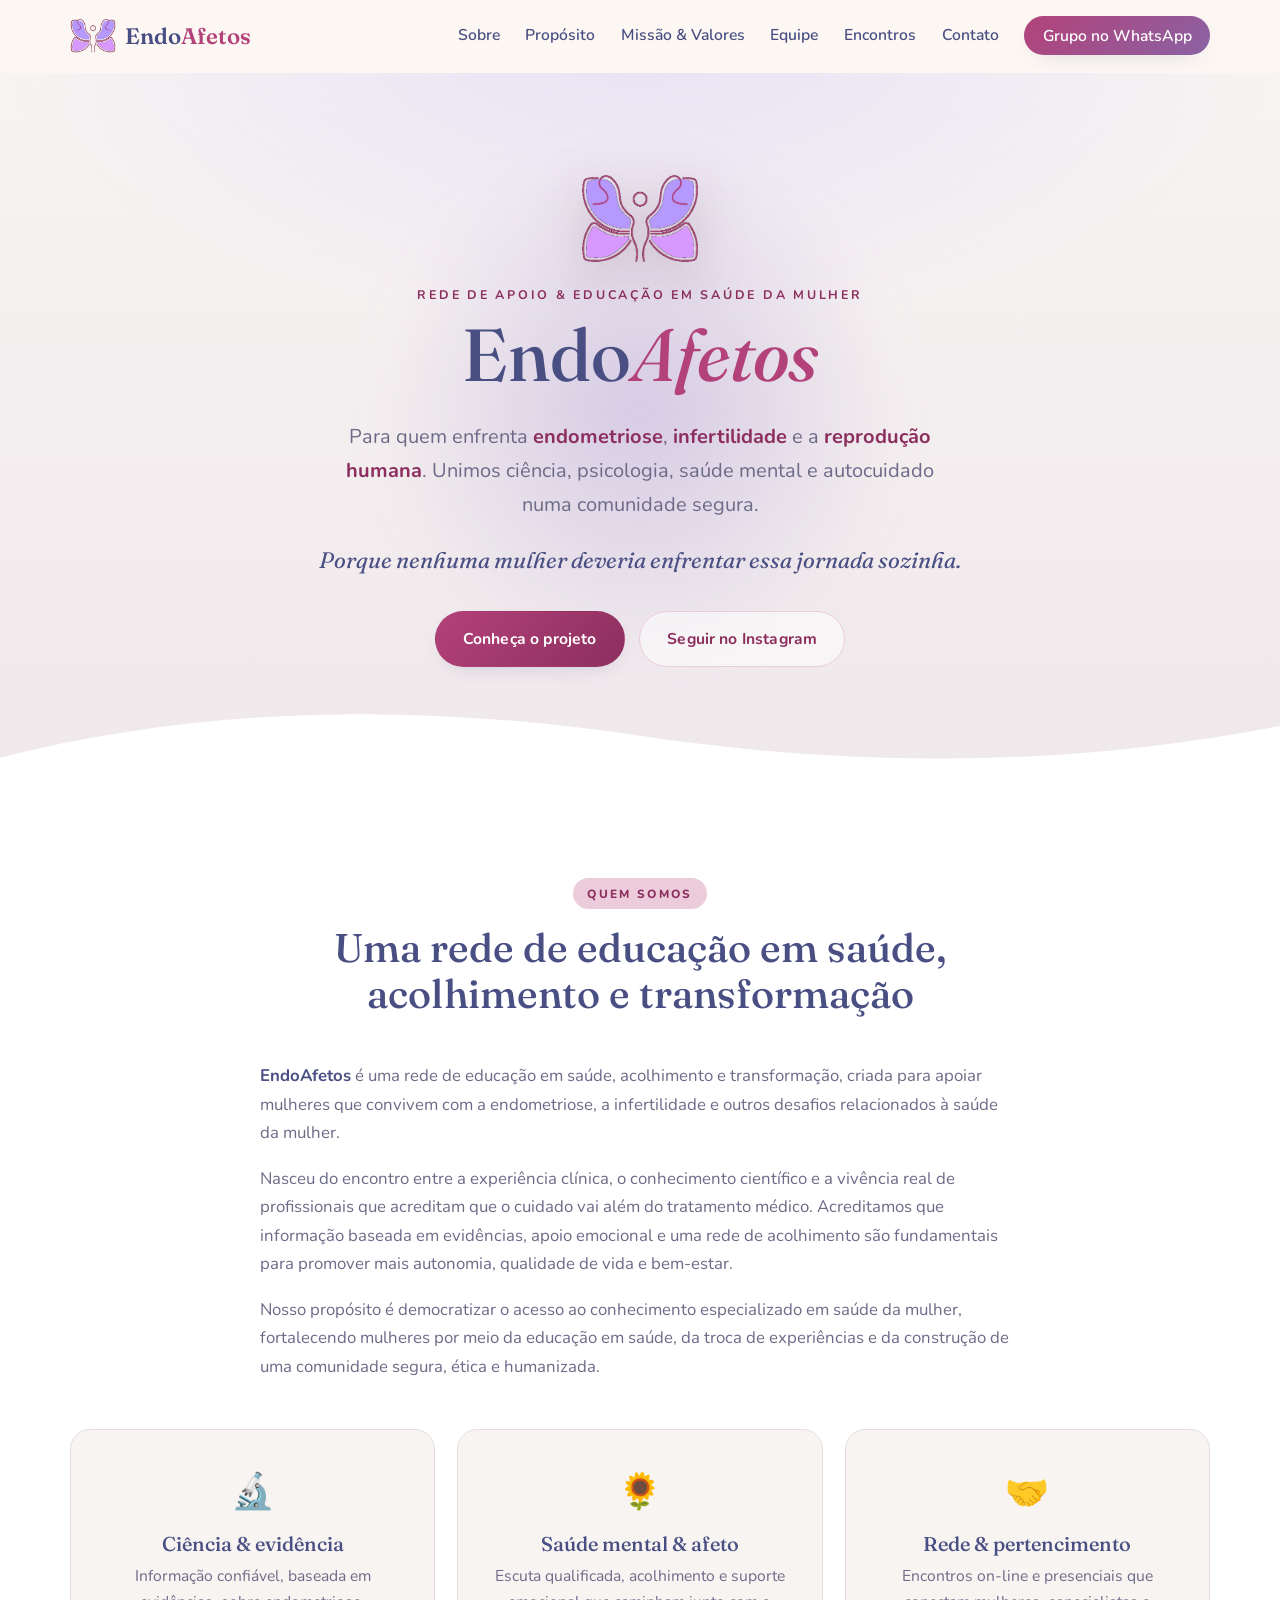
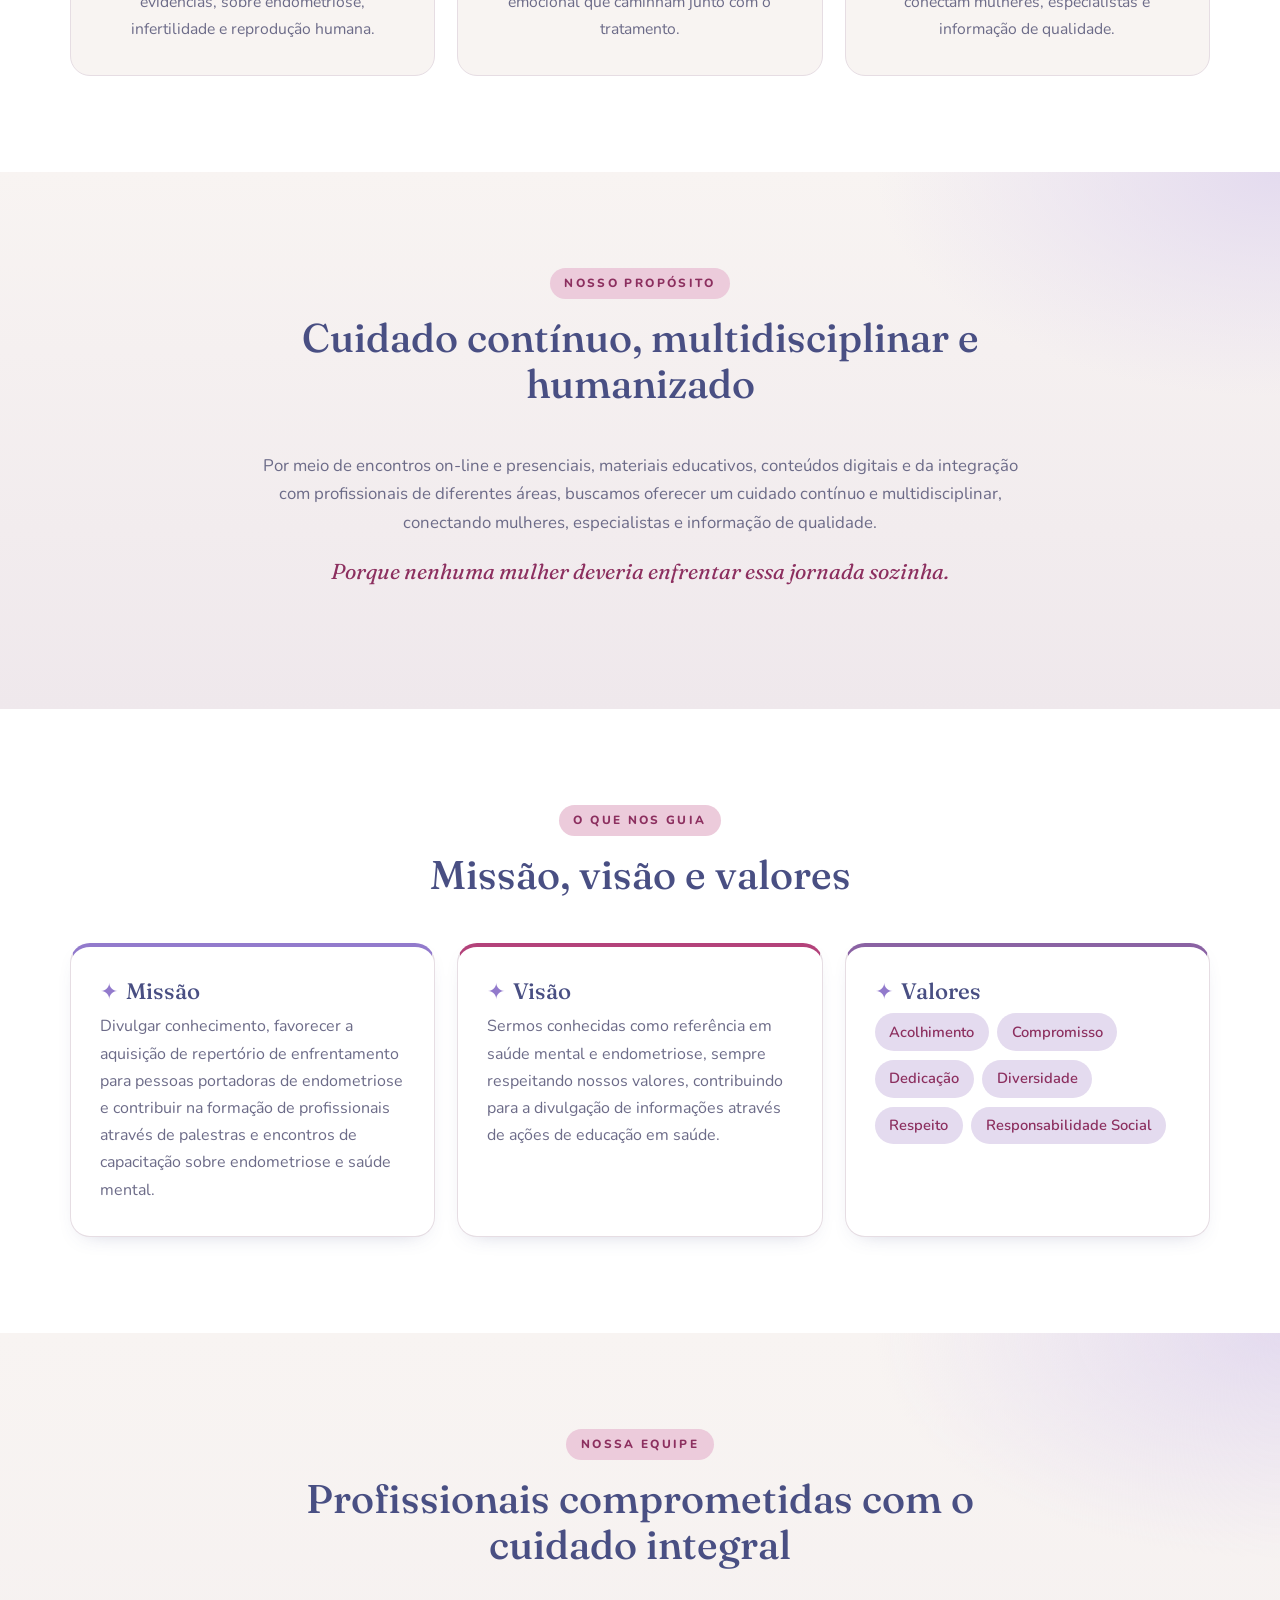
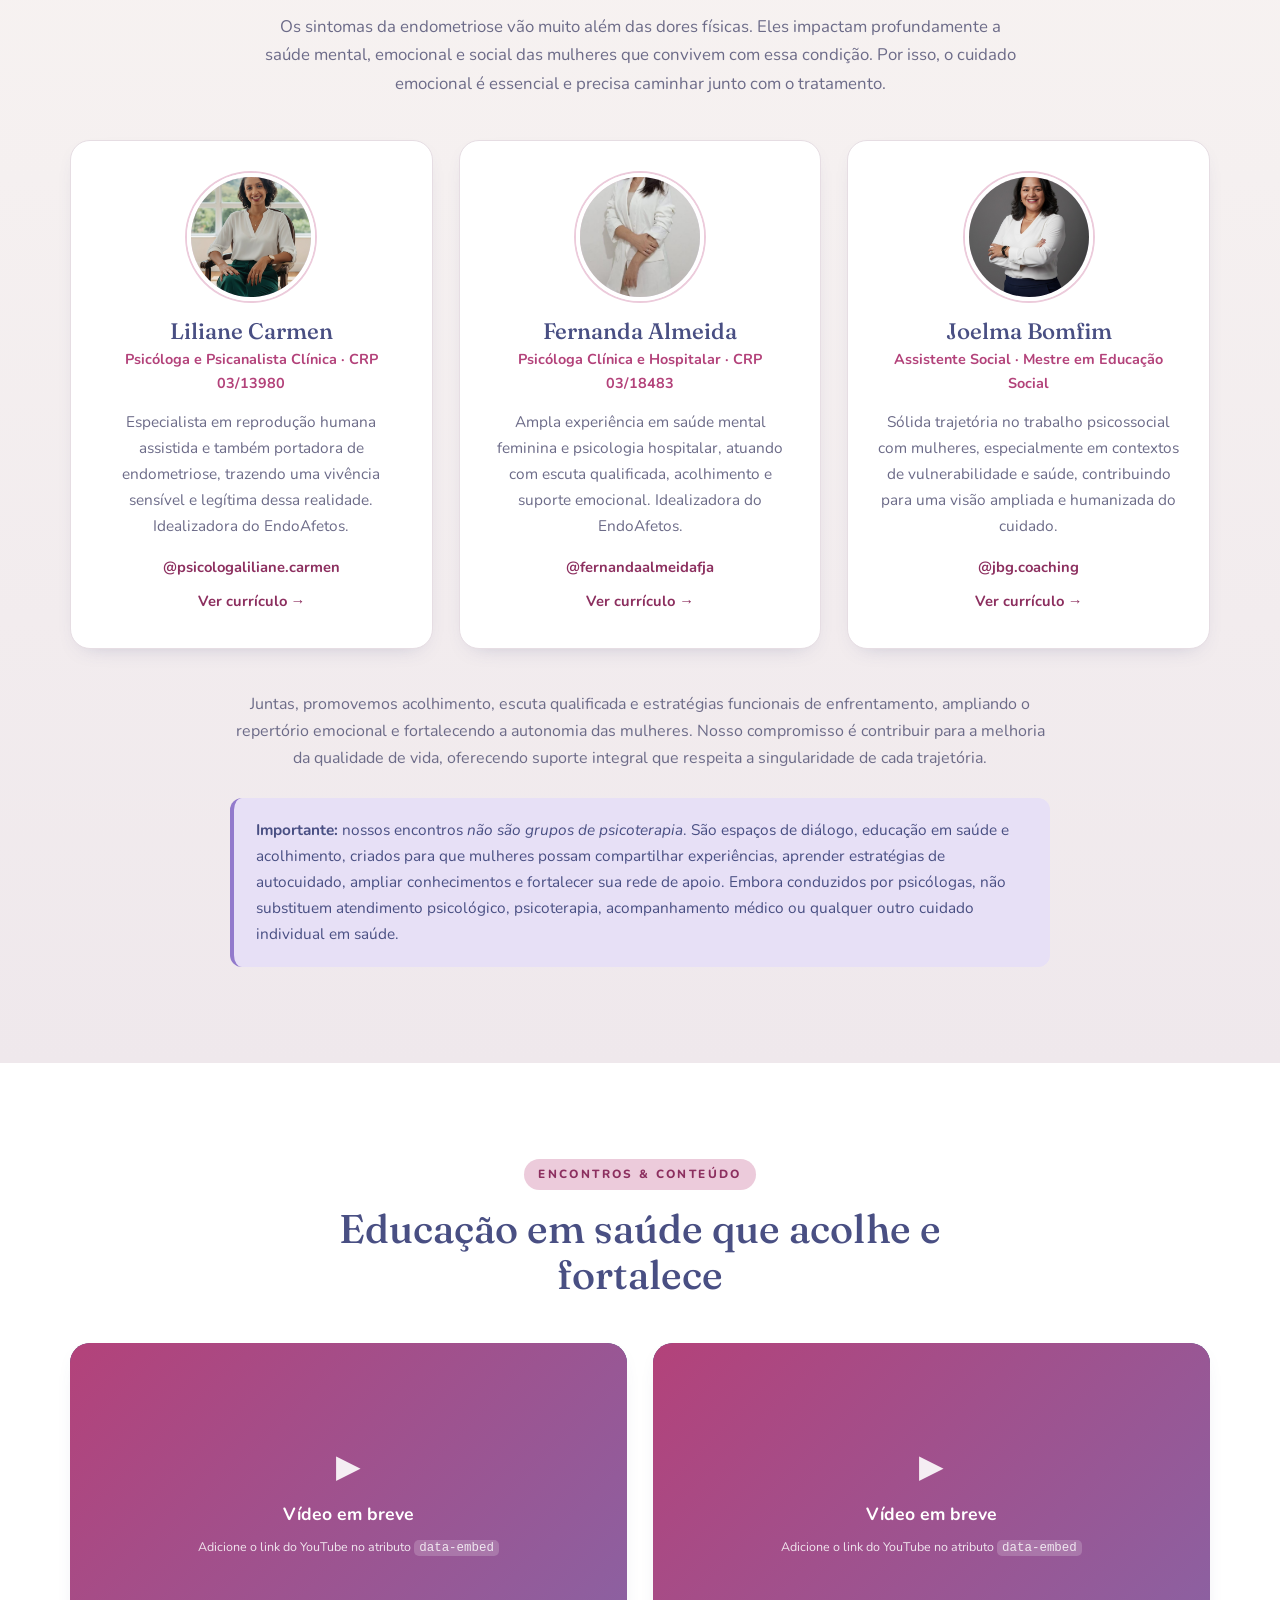
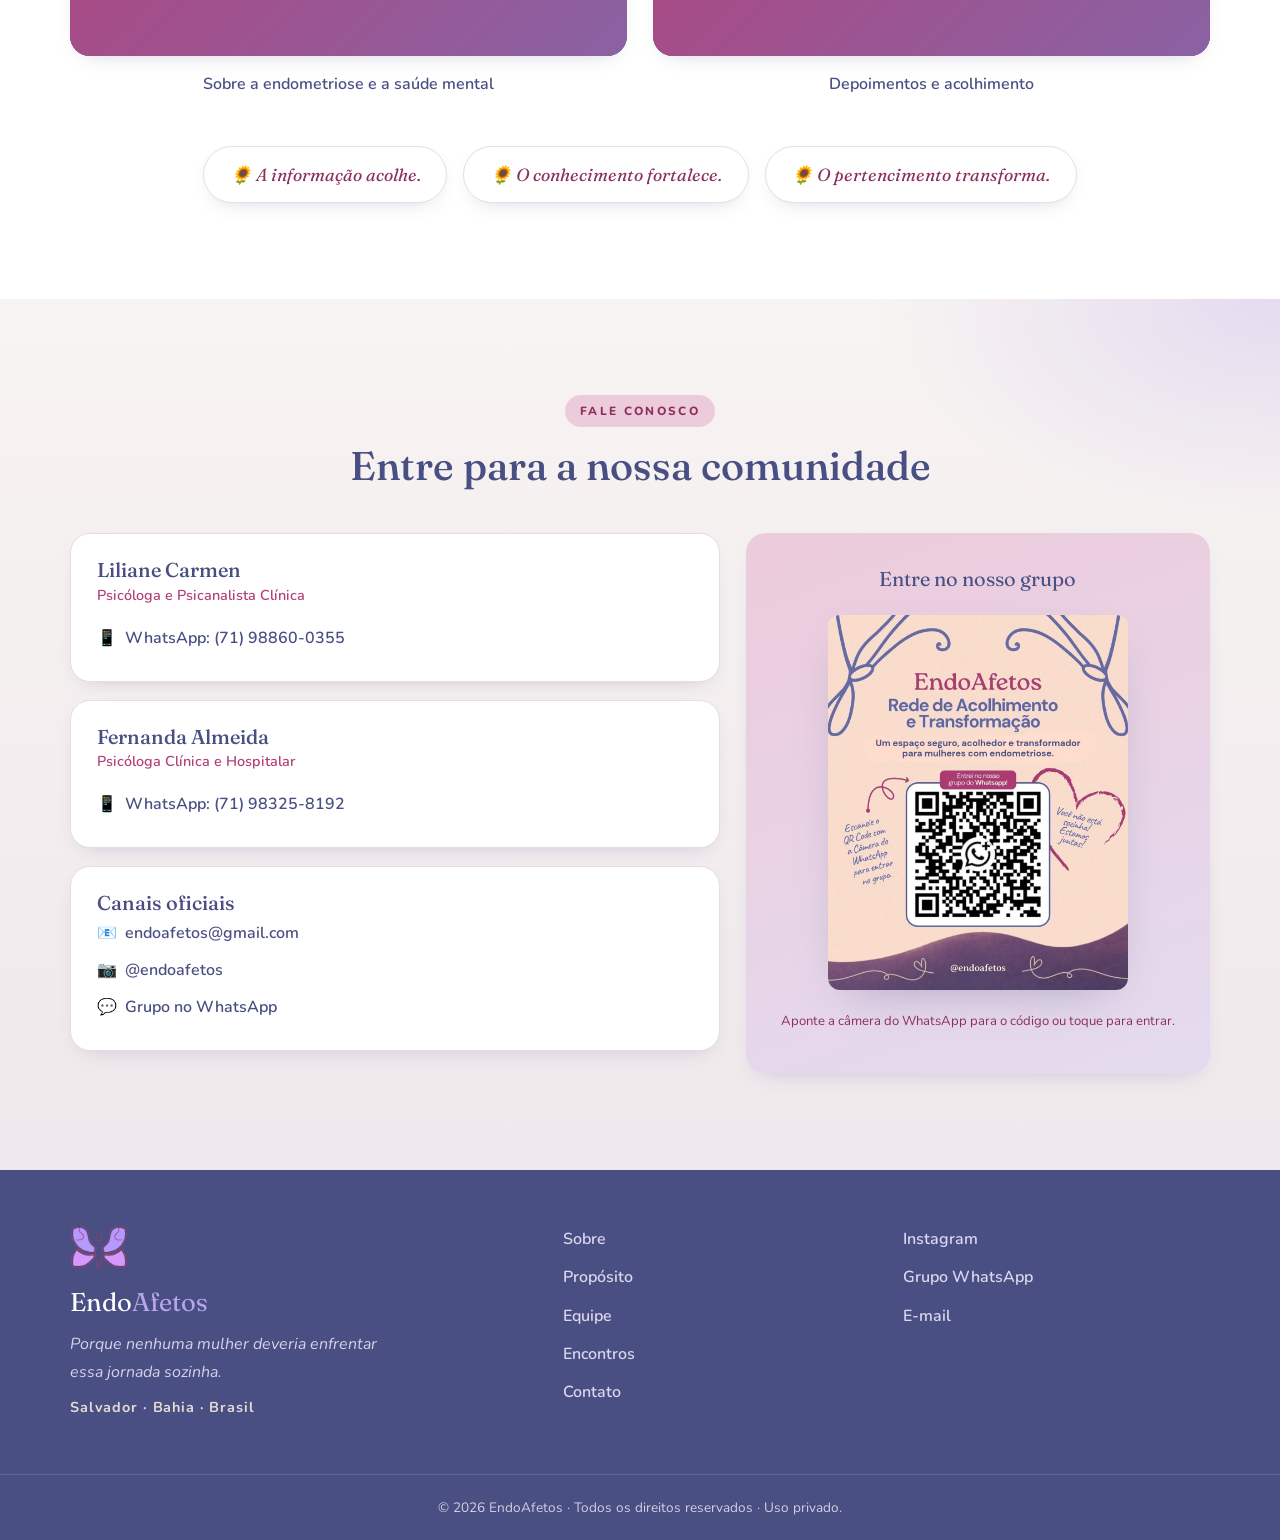
<file: Web/index.html>
<!DOCTYPE html>
<html lang="pt-BR">
<head>
<meta charset="UTF-8" />
<meta name="viewport" content="width=device-width, initial-scale=1.0" />

<!-- ============================================================= -->
<!--  SEO PRINCIPAL                                                -->
<!-- ============================================================= -->
<title>EndoAfetos — Rede de Apoio e Educação em Saúde da Mulher | Salvador, Bahia</title>
<meta name="description" content="EndoAfetos: rede de apoio e educação em saúde da mulher, para quem enfrenta endometriose, infertilidade e reprodução humana. Unimos ciência, psicologia, saúde mental e autocuidado numa comunidade segura — porque nenhuma mulher deveria enfrentar essa jornada sozinha." />
<meta name="keywords" content="Endometriose, Infertilidade, Saúde da Mulher, Educação em Saúde, Saúde Mental Feminina, Psicologia na Endometriose, Rede de Apoio para Endometriose, Autocuidado Feminino, Reprodução Humana, Comunidade para Mulheres com Endometriose, Salvador, Bahia, Brasil" />
<meta name="author" content="EndoAfetos" />
<meta name="robots" content="index, follow, max-image-preview:large" />
<meta name="language" content="Portuguese" />
<meta name="rating" content="general" />
<link rel="canonical" href="https://endoafetos.com.br/" />

<!-- ============================================================= -->
<!--  GEOLOCALIZAÇÃO (Salvador > Bahia > Brasil)                   -->
<!-- ============================================================= -->
<meta name="geo.region" content="BR-BA" />
<meta name="geo.placename" content="Salvador, Bahia, Brasil" />
<meta name="geo.position" content="-12.9714;-38.5014" />
<meta name="ICBM" content="-12.9714, -38.5014" />
<meta name="DC.title" content="EndoAfetos — Salvador, Bahia, Brasil" />

<!-- ============================================================= -->
<!--  OPEN GRAPH / REDES SOCIAIS                                   -->
<!-- ============================================================= -->
<meta property="og:type" content="website" />
<meta property="og:site_name" content="EndoAfetos" />
<meta property="og:locale" content="pt_BR" />
<meta property="og:title" content="EndoAfetos — Rede de Apoio e Educação em Saúde da Mulher" />
<meta property="og:description" content="Rede de apoio e educação em saúde da mulher, para quem enfrenta endometriose, infertilidade e reprodução humana. Uma comunidade segura em Salvador, Bahia." />
<meta property="og:url" content="https://endoafetos.com.br/" />
<meta property="og:image" content="https://endoafetos.com.br/assets/logo.jpg" />
<meta property="og:image:alt" content="EndoAfetos — rede de apoio para mulheres com endometriose" />

<meta name="twitter:card" content="summary_large_image" />
<meta name="twitter:title" content="EndoAfetos — Rede de Apoio e Educação em Saúde da Mulher" />
<meta name="twitter:description" content="Rede de apoio e educação em saúde da mulher: endometriose, infertilidade e reprodução humana. Salvador, Bahia." />
<meta name="twitter:image" content="https://endoafetos.com.br/assets/logo.jpg" />

<meta name="theme-color" content="#b3427a" />

<!-- Ícones -->
<link rel="icon" href="favicon.ico" sizes="any" />
<link rel="icon" type="image/png" href="assets/logo.png" />
<link rel="apple-touch-icon" href="assets/logo.png" />

<!-- Fontes -->
<link rel="preconnect" href="https://fonts.googleapis.com" />
<link rel="preconnect" href="https://fonts.gstatic.com" crossorigin />
<link href="https://fonts.googleapis.com/css2?family=Fraunces:ital,opsz,wght@0,9..144,400;0,9..144,500;0,9..144,600;1,9..144,400&family=Nunito:wght@300;400;500;600;700&display=swap" rel="stylesheet" />

<!-- Estilos -->
<link rel="stylesheet" href="styles.css" />

<!-- ============================================================= -->
<!--  DADOS ESTRUTURADOS (JSON-LD)                                 -->
<!-- ============================================================= -->
<script type="application/ld+json">
{
  "@context": "https://schema.org",
  "@type": ["Organization", "MedicalOrganization"],
  "name": "EndoAfetos",
  "alternateName": "EndoAfetos — Rede de Apoio e Educação em Saúde da Mulher",
  "description": "Rede de apoio e educação em saúde da mulher, para quem enfrenta endometriose, infertilidade e reprodução humana. Une ciência, psicologia, saúde mental e autocuidado numa comunidade segura.",
  "url": "https://endoafetos.com.br/",
  "logo": "https://endoafetos.com.br/assets/logo.png",
  "email": "endoafetos@gmail.com",
  "slogan": "Porque nenhuma mulher deveria enfrentar essa jornada sozinha",
  "areaServed": [
    { "@type": "City", "name": "Salvador" },
    { "@type": "State", "name": "Bahia" },
    { "@type": "Country", "name": "Brasil" }
  ],
  "address": {
    "@type": "PostalAddress",
    "addressLocality": "Salvador",
    "addressRegion": "BA",
    "addressCountry": "BR"
  },
  "knowsAbout": [
    "Endometriose",
    "Infertilidade",
    "Saúde da Mulher",
    "Educação em Saúde",
    "Saúde Mental Feminina",
    "Psicologia na Endometriose",
    "Reprodução Humana",
    "Autocuidado Feminino"
  ],
  "sameAs": [
    "https://www.instagram.com/endoafetos"
  ],
  "member": [
    { "@type": "Person", "name": "Liliane Carmen Souza dos Santos", "jobTitle": "Psicóloga e Psicanalista Clínica (CRP 03/13980)" },
    { "@type": "Person", "name": "Fernanda de Jesus Almeida", "jobTitle": "Psicóloga Clínica e Hospitalar (CRP 03/18483)" },
    { "@type": "Person", "name": "Joelma Bomfim Gomes", "jobTitle": "Assistente Social" }
  ]
}
</script>
</head>

<body>

<!-- Bloco semântico de localização para indexação (acessível a leitores/rastreadores) -->
<p class="visually-hidden">
  EndoAfetos — rede de apoio e educação em saúde da mulher com atuação em Salvador, na Bahia, Brasil.
  Endometriose, infertilidade, saúde mental feminina, psicologia na endometriose, reprodução humana e
  autocuidado feminino. Comunidade para mulheres com endometriose e infertilidade em Salvador, Bahia, Brasil.
</p>

<!-- ============================================================= -->
<!--  CABEÇALHO / NAVEGAÇÃO                                        -->
<!-- ============================================================= -->
<header class="site-header" id="topo">
  <nav class="nav" aria-label="Navegação principal">
    <a href="#inicio" class="nav__brand" aria-label="EndoAfetos — início">
      <img src="assets/logo.png" alt="" class="nav__logo" width="46" height="34" />
      <span class="nav__name">Endo<em>Afetos</em></span>
    </a>

    <button class="nav__toggle" id="navToggle" aria-label="Abrir menu" aria-expanded="false" aria-controls="navMenu">
      <span></span><span></span><span></span>
    </button>

    <ul class="nav__menu" id="navMenu">
      <li><a href="#sobre">Sobre</a></li>
      <li><a href="#proposito">Propósito</a></li>
      <li><a href="#mvv">Missão &amp; Valores</a></li>
      <li><a href="#equipe">Equipe</a></li>
      <li><a href="#encontros">Encontros</a></li>
      <li><a href="#contato">Contato</a></li>
      <li>
        <a class="nav__cta" href="https://chat.whatsapp.com/E5Iflq8UeuzA25avrBPejQ?s=qt&amp;p=a&amp;ilr=4&amp;amv=2" target="_blank" rel="noopener noreferrer">
          Grupo no WhatsApp
        </a>
      </li>
    </ul>
  </nav>
</header>

<main>

  <!-- ===================== HERO ===================== -->
  <section class="hero" id="inicio">
    <div class="hero__glow" aria-hidden="true"></div>
    <div class="hero__inner">
      <img src="assets/logo.png" alt="Logotipo EndoAfetos" class="hero__logo" width="120" height="89" />
      <p class="hero__eyebrow">Rede de apoio &amp; educação em saúde da mulher</p>
      <h1 class="hero__title">Endo<em>Afetos</em></h1>
      <p class="hero__lead">
        Para quem enfrenta <strong>endometriose</strong>, <strong>infertilidade</strong> e a
        <strong>reprodução humana</strong>. Unimos ciência, psicologia, saúde mental e autocuidado
        numa comunidade segura.
      </p>
      <p class="hero__tagline">Porque nenhuma mulher deveria enfrentar essa jornada sozinha.</p>
      <div class="hero__actions">
        <a href="#sobre" class="btn btn--primary">Conheça o projeto</a>
        <a class="btn btn--ghost" href="https://www.instagram.com/endoafetos?igsh=b2N2YWlhNDV5cjNh" target="_blank" rel="noopener noreferrer">
          Seguir no Instagram
        </a>
      </div>
    </div>
    <div class="hero__wave" aria-hidden="true">
      <svg viewBox="0 0 1440 90" preserveAspectRatio="none"><path d="M0,64 C240,10 480,10 720,42 C960,74 1200,74 1440,32 L1440,90 L0,90 Z"></path></svg>
    </div>
  </section>

  <!-- ===================== SOBRE ===================== -->
  <section class="section" id="sobre">
    <div class="container">
      <div class="section__head reveal">
        <span class="kicker">Quem somos</span>
        <h2>Uma rede de educação em saúde, acolhimento e transformação</h2>
      </div>
      <div class="prose reveal">
        <p>
          <strong>EndoAfetos</strong> é uma rede de educação em saúde, acolhimento e transformação, criada para
          apoiar mulheres que convivem com a endometriose, a infertilidade e outros desafios relacionados à
          saúde da mulher.
        </p>
        <p>
          Nasceu do encontro entre a experiência clínica, o conhecimento científico e a vivência real de
          profissionais que acreditam que o cuidado vai além do tratamento médico. Acreditamos que informação
          baseada em evidências, apoio emocional e uma rede de acolhimento são fundamentais para promover mais
          autonomia, qualidade de vida e bem-estar.
        </p>
        <p>
          Nosso propósito é democratizar o acesso ao conhecimento especializado em saúde da mulher, fortalecendo
          mulheres por meio da educação em saúde, da troca de experiências e da construção de uma comunidade
          segura, ética e humanizada.
        </p>
      </div>

      <div class="feature-grid">
        <article class="feature reveal">
          <span class="feature__icon" aria-hidden="true">🔬</span>
          <h3>Ciência &amp; evidência</h3>
          <p>Informação confiável, baseada em evidências, sobre endometriose, infertilidade e reprodução humana.</p>
        </article>
        <article class="feature reveal">
          <span class="feature__icon" aria-hidden="true">🌻</span>
          <h3>Saúde mental &amp; afeto</h3>
          <p>Escuta qualificada, acolhimento e suporte emocional que caminham junto com o tratamento.</p>
        </article>
        <article class="feature reveal">
          <span class="feature__icon" aria-hidden="true">🤝</span>
          <h3>Rede &amp; pertencimento</h3>
          <p>Encontros on-line e presenciais que conectam mulheres, especialistas e informação de qualidade.</p>
        </article>
      </div>
    </div>
  </section>

  <!-- ===================== PROPÓSITO ===================== -->
  <section class="section section--tint" id="proposito">
    <div class="container">
      <div class="section__head reveal">
        <span class="kicker">Nosso propósito</span>
        <h2>Cuidado contínuo, multidisciplinar e humanizado</h2>
      </div>
      <div class="prose prose--center reveal">
        <p>
          Por meio de encontros on-line e presenciais, materiais educativos, conteúdos digitais e da integração
          com profissionais de diferentes áreas, buscamos oferecer um cuidado contínuo e multidisciplinar,
          conectando mulheres, especialistas e informação de qualidade.
        </p>
        <p class="prose__highlight">Porque nenhuma mulher deveria enfrentar essa jornada sozinha.</p>
      </div>
    </div>
  </section>

  <!-- ===================== MISSÃO / VISÃO / VALORES ===================== -->
  <section class="section" id="mvv">
    <div class="container">
      <div class="section__head reveal">
        <span class="kicker">O que nos guia</span>
        <h2>Missão, visão e valores</h2>
      </div>
      <div class="mvv-grid">
        <article class="mvv-card reveal">
          <h3><span aria-hidden="true">✦</span> Missão</h3>
          <p>
            Divulgar conhecimento, favorecer a aquisição de repertório de enfrentamento para pessoas portadoras
            de endometriose e contribuir na formação de profissionais através de palestras e encontros de
            capacitação sobre endometriose e saúde mental.
          </p>
        </article>
        <article class="mvv-card reveal">
          <h3><span aria-hidden="true">✦</span> Visão</h3>
          <p>
            Sermos conhecidas como referência em saúde mental e endometriose, sempre respeitando nossos valores,
            contribuindo para a divulgação de informações através de ações de educação em saúde.
          </p>
        </article>
        <article class="mvv-card reveal">
          <h3><span aria-hidden="true">✦</span> Valores</h3>
          <ul class="value-list">
            <li>Acolhimento</li>
            <li>Compromisso</li>
            <li>Dedicação</li>
            <li>Diversidade</li>
            <li>Respeito</li>
            <li>Responsabilidade Social</li>
          </ul>
        </article>
      </div>
    </div>
  </section>

  <!-- ===================== EQUIPE ===================== -->
  <section class="section section--tint" id="equipe">
    <div class="container">
      <div class="section__head reveal">
        <span class="kicker">Nossa equipe</span>
        <h2>Profissionais comprometidas com o cuidado integral</h2>
      </div>

      <div class="prose prose--center reveal">
        <p>
          Os sintomas da endometriose vão muito além das dores físicas. Eles impactam profundamente a saúde
          mental, emocional e social das mulheres que convivem com essa condição. Por isso, o cuidado emocional
          é essencial e precisa caminhar junto com o tratamento.
        </p>
      </div>

      <div class="team-grid">

        <!-- Liliane -->
        <article class="member reveal">
          <div class="member__photo" data-initials="LC">
            <img src="assets/LilianeCarmen.jpg" alt="Liliane Carmen" loading="lazy" onerror="this.style.display='none'" />
          </div>
          <h3 class="member__name">Liliane Carmen</h3>
          <p class="member__role">Psicóloga e Psicanalista Clínica · CRP 03/13980</p>
          <p class="member__bio">
            Especialista em reprodução humana assistida e também portadora de endometriose, trazendo uma vivência
            sensível e legítima dessa realidade. Idealizadora do EndoAfetos.
          </p>
          <div class="member__links">
            <a href="https://www.instagram.com/psicologaliliane.carmen" target="_blank" rel="noopener noreferrer">@psicologaliliane.carmen</a>
            <button class="link-btn" data-modal="modal-liliane" type="button">Ver currículo →</button>
          </div>
        </article>

        <!-- Fernanda -->
        <article class="member reveal">
          <div class="member__photo" data-initials="FA">
            <img src="assets/FernandaAlmeida.jpg" alt="Fernanda Almeida" loading="lazy" onerror="this.style.display='none'" />
          </div>
          <h3 class="member__name">Fernanda Almeida</h3>
          <p class="member__role">Psicóloga Clínica e Hospitalar · CRP 03/18483</p>
          <p class="member__bio">
            Ampla experiência em saúde mental feminina e psicologia hospitalar, atuando com escuta qualificada,
            acolhimento e suporte emocional. Idealizadora do EndoAfetos.
          </p>
          <div class="member__links">
            <a href="https://www.instagram.com/fernandaalmeidafja" target="_blank" rel="noopener noreferrer">@fernandaalmeidafja</a>
            <button class="link-btn" data-modal="modal-fernanda" type="button">Ver currículo →</button>
          </div>
        </article>

        <!-- Joelma -->
        <article class="member reveal">
          <div class="member__photo" data-initials="JB">
            <img src="assets/JoelmaBomfim.jpg" alt="Joelma Bomfim" loading="lazy" onerror="this.style.display='none'" />
          </div>
          <h3 class="member__name">Joelma Bomfim</h3>
          <p class="member__role">Assistente Social · Mestre em Educação Social</p>
          <p class="member__bio">
            Sólida trajetória no trabalho psicossocial com mulheres, especialmente em contextos de
            vulnerabilidade e saúde, contribuindo para uma visão ampliada e humanizada do cuidado.
          </p>
          <div class="member__links">
            <a href="https://www.instagram.com/jbg.coaching" target="_blank" rel="noopener noreferrer">@jbg.coaching</a>
            <button class="link-btn" data-modal="modal-joelma" type="button">Ver currículo →</button>
          </div>
        </article>

      </div>

      <div class="team-statement reveal">
        <p>
          Juntas, promovemos acolhimento, escuta qualificada e estratégias funcionais de enfrentamento,
          ampliando o repertório emocional e fortalecendo a autonomia das mulheres. Nosso compromisso é
          contribuir para a melhoria da qualidade de vida, oferecendo suporte integral que respeita a
          singularidade de cada trajetória.
        </p>
        <div class="note-box">
          <strong>Importante:</strong> nossos encontros <em>não são grupos de psicoterapia</em>. São espaços de
          diálogo, educação em saúde e acolhimento, criados para que mulheres possam compartilhar experiências,
          aprender estratégias de autocuidado, ampliar conhecimentos e fortalecer sua rede de apoio. Embora
          conduzidos por psicólogas, não substituem atendimento psicológico, psicoterapia, acompanhamento médico
          ou qualquer outro cuidado individual em saúde.
        </div>
      </div>
    </div>
  </section>

  <!-- ===================== ENCONTROS / CONTEÚDO ===================== -->
  <section class="section" id="encontros">
    <div class="container">
      <div class="section__head reveal">
        <span class="kicker">Encontros &amp; conteúdo</span>
        <h2>Educação em saúde que acolhe e fortalece</h2>
      </div>

      <div class="video-grid">
        <!-- Para publicar um vídeo: preencha data-embed com o link do YouTube no formato
             https://www.youtube.com/embed/ID_DO_VIDEO  (veja o README) -->
        <figure class="video reveal">
          <div class="video__frame" data-embed="">
            <iframe title="EndoAfetos — vídeo 1" src="" loading="lazy"
              allow="accelerometer; autoplay; clipboard-write; encrypted-media; gyroscope; picture-in-picture"
              allowfullscreen></iframe>
            <div class="video__placeholder">
              <span aria-hidden="true">▶</span>
              <p>Vídeo em breve</p>
              <small>Adicione o link do YouTube no atributo <code>data-embed</code></small>
            </div>
          </div>
          <figcaption>Sobre a endometriose e a saúde mental</figcaption>
        </figure>

        <figure class="video reveal">
          <div class="video__frame" data-embed="">
            <iframe title="EndoAfetos — vídeo 2" src="" loading="lazy"
              allow="accelerometer; autoplay; clipboard-write; encrypted-media; gyroscope; picture-in-picture"
              allowfullscreen></iframe>
            <div class="video__placeholder">
              <span aria-hidden="true">▶</span>
              <p>Vídeo em breve</p>
              <small>Adicione o link do YouTube no atributo <code>data-embed</code></small>
            </div>
          </div>
          <figcaption>Depoimentos e acolhimento</figcaption>
        </figure>
      </div>

      <div class="pillars reveal">
        <div class="pillar"><span aria-hidden="true">🌻</span> A informação acolhe.</div>
        <div class="pillar"><span aria-hidden="true">🌻</span> O conhecimento fortalece.</div>
        <div class="pillar"><span aria-hidden="true">🌻</span> O pertencimento transforma.</div>
      </div>
    </div>
  </section>

  <!-- ===================== CONTATO ===================== -->
  <section class="section section--tint" id="contato">
    <div class="container">
      <div class="section__head reveal">
        <span class="kicker">Fale conosco</span>
        <h2>Entre para a nossa comunidade</h2>
      </div>

      <div class="contact-grid">
        <div class="contact-cards">
          <article class="contact-card reveal">
            <h3>Liliane Carmen</h3>
            <p class="contact-card__role">Psicóloga e Psicanalista Clínica</p>
            <a class="contact-line" href="https://wa.me/5571988600355" target="_blank" rel="noopener noreferrer">
              <span aria-hidden="true">📱</span> WhatsApp: (71) 98860-0355
            </a>
          </article>

          <article class="contact-card reveal">
            <h3>Fernanda Almeida</h3>
            <p class="contact-card__role">Psicóloga Clínica e Hospitalar</p>
            <a class="contact-line" href="https://wa.me/5571983258192" target="_blank" rel="noopener noreferrer">
              <span aria-hidden="true">📱</span> WhatsApp: (71) 98325-8192
            </a>
          </article>

          <article class="contact-card reveal">
            <h3>Canais oficiais</h3>
            <a class="contact-line" href="mailto:endoafetos@gmail.com">
              <span aria-hidden="true">📧</span> endoafetos@gmail.com
            </a>
            <a class="contact-line" href="https://www.instagram.com/endoafetos?igsh=b2N2YWlhNDV5cjNh" target="_blank" rel="noopener noreferrer">
              <span aria-hidden="true">📷</span> @endoafetos
            </a>
            <a class="contact-line" href="https://chat.whatsapp.com/E5Iflq8UeuzA25avrBPejQ?s=qt&amp;p=a&amp;ilr=4&amp;amv=2" target="_blank" rel="noopener noreferrer">
              <span aria-hidden="true">💬</span> Grupo no WhatsApp
            </a>
          </article>
        </div>

        <div class="qr-panel reveal">
          <p class="qr-panel__title">Entre no nosso grupo</p>
          <a class="qr-single" href="https://chat.whatsapp.com/E5Iflq8UeuzA25avrBPejQ?s=qt&amp;p=a&amp;ilr=4&amp;amv=2" target="_blank" rel="noopener noreferrer">
            <img src="assets/qr-code.jpg" alt="QR Code do grupo de WhatsApp EndoAfetos" loading="lazy" />
          </a>
          <p class="qr-panel__note">Aponte a câmera do WhatsApp para o código ou toque para entrar.</p>
        </div>
      </div>
    </div>
  </section>

</main>

<!-- ===================== RODAPÉ ===================== -->
<footer class="footer">
  <div class="container footer__inner">
    <div class="footer__brand">
      <img src="assets/logo.png" alt="" width="58" height="43" />
      <p class="footer__name">Endo<em>Afetos</em></p>
      <p class="footer__tag">Porque nenhuma mulher deveria enfrentar essa jornada sozinha.</p>
      <p class="footer__geo">Salvador · Bahia · Brasil</p>
    </div>
    <nav class="footer__nav" aria-label="Navegação do rodapé">
      <a href="#sobre">Sobre</a>
      <a href="#proposito">Propósito</a>
      <a href="#equipe">Equipe</a>
      <a href="#encontros">Encontros</a>
      <a href="#contato">Contato</a>
    </nav>
    <div class="footer__social">
      <a href="https://www.instagram.com/endoafetos?igsh=b2N2YWlhNDV5cjNh" target="_blank" rel="noopener noreferrer">Instagram</a>
      <a href="https://chat.whatsapp.com/E5Iflq8UeuzA25avrBPejQ?s=qt&amp;p=a&amp;ilr=4&amp;amv=2" target="_blank" rel="noopener noreferrer">Grupo WhatsApp</a>
      <a href="mailto:endoafetos@gmail.com">E-mail</a>
    </div>
  </div>
  <div class="footer__bottom">
    <p>© <span id="year">2026</span> EndoAfetos · Todos os direitos reservados · Uso privado.</p>
  </div>
</footer>

<!-- Botão voltar ao topo (navegação ágil) -->
<a href="#topo" class="to-top" id="toTop" aria-label="Voltar ao topo">↑</a>

<!-- ============================================================= -->
<!--  MODAIS DE CURRÍCULO (abas fora do principal só quando preciso) -->
<!-- ============================================================= -->
<div class="modal" id="modal-liliane" role="dialog" aria-modal="true" aria-labelledby="modal-liliane-title" hidden>
  <div class="modal__backdrop" data-close></div>
  <div class="modal__panel" role="document">
    <button class="modal__close" data-close aria-label="Fechar">×</button>
    <h3 id="modal-liliane-title">Liliane Carmen Souza dos Santos</h3>
    <p class="modal__sub">Psicóloga e Psicanalista Clínica · CRP 03/13980</p>
    <ul class="cv-list">
      <li>Graduada em Psicologia, com Título de Especialista em Psicologia Clínica.</li>
      <li>Pós-graduada em Psicologia Perinatal e da Parentalidade.</li>
      <li>Especialista em Psicanálise Clínica.</li>
      <li>Título de Capacitação aplicada à Psicologia em Reprodução Assistida pela Sociedade Brasileira de Reprodução Assistida (SBRA).</li>
      <li>Integra a equipe multidisciplinar da Clínica Huntington – Cenafert.</li>
      <li>Idealizadora do EndoAfetos, projeto voltado para a saúde mental feminina, com olhar psicossocial de mulheres com endometriose e infertilidade.</li>
    </ul>
    <a class="btn btn--primary btn--sm" href="https://www.instagram.com/psicologaliliane.carmen" target="_blank" rel="noopener noreferrer">Instagram @psicologaliliane.carmen</a>
  </div>
</div>

<div class="modal" id="modal-fernanda" role="dialog" aria-modal="true" aria-labelledby="modal-fernanda-title" hidden>
  <div class="modal__backdrop" data-close></div>
  <div class="modal__panel" role="document">
    <button class="modal__close" data-close aria-label="Fechar">×</button>
    <h3 id="modal-fernanda-title">Fernanda de Jesus Almeida</h3>
    <p class="modal__sub">Psicóloga · CRP 03/18483</p>
    <ul class="cv-list">
      <li>Especialista em Saúde Mental na modalidade de Residência pela UNEB.</li>
      <li>Pós-graduada em Psicologia Hospitalar.</li>
      <li>Formação em Gestalt-Terapia pelo Instituto Fratelli.</li>
      <li>Atua como psicóloga hospitalar em Salvador, com experiência em psico-oncologia, terapia intensiva e com pacientes portadoras de endometriose.</li>
      <li>Experiência em acompanhamento de adolescentes.</li>
      <li>Idealizadora do EndoAfetos, projeto voltado para a saúde mental feminina, com olhar psicossocial de mulheres com endometriose e infertilidade.</li>
    </ul>
    <a class="btn btn--primary btn--sm" href="https://www.instagram.com/fernandaalmeidafja" target="_blank" rel="noopener noreferrer">Instagram @fernandaalmeidafja</a>
  </div>
</div>

<div class="modal" id="modal-joelma" role="dialog" aria-modal="true" aria-labelledby="modal-joelma-title" hidden>
  <div class="modal__backdrop" data-close></div>
  <div class="modal__panel" role="document">
    <button class="modal__close" data-close aria-label="Fechar">×</button>
    <h3 id="modal-joelma-title">Joelma Bomfim Gomes</h3>
    <p class="modal__sub">Assistente Social</p>
    <p class="modal__block"><strong>Perfil profissional</strong><br />
      Mestrado em Educação Social e Intervenção Comunitária e sólida experiência em treinamento e suporte
      emocional. Trajetória que inclui a organização e facilitação de grupos de empoderamento para diversos
      públicos — pacientes com endometriose, pacientes pós-bariátricos e em tratamento de hemodiálise, além de
      jovens em situação de vulnerabilidade social e pessoas idosas em situação de exclusão social.
    </p>
    <p class="modal__block"><strong>Formação acadêmica</strong></p>
    <ul class="cv-list">
      <li>Mestrado em Educação Social e Intervenção Comunitária pela Universidade de Aveiro — Aveiro, Portugal (2016).</li>
      <li>Graduação em Serviço Social pelo Instituto Politécnico de Viseu — equivalência do curso de Serviço Social para Portugal (2007).</li>
    </ul>
    <a class="btn btn--primary btn--sm" href="https://www.instagram.com/jbg.coaching" target="_blank" rel="noopener noreferrer">Instagram @jbg.coaching</a>
  </div>
</div>

<script src="app.js" defer></script>

</body>
</html>
</file>
<file: styles.css>
/* =============================================================
   EndoAfetos — Landing Page
   Paleta da marca: azul-lavanda · magenta · roxo · lilás · rosé-bege
   ============================================================= */

:root {
  /* Cores — paleta oficial EndoAfetos */
  --cream:        #f8f4f2;   /* off-white morno (rosé-bege claro) */
  --cream-2:      #efe8ec;   /* leve tom malva */
  --surface:      #ffffff;
  --rose:         #b3427a;   /* magenta acolhedor — primária */
  --rose-dark:    #8c2f5f;   /* magenta escuro — hover / links */
  --rose-soft:    #eccbdb;   /* magenta claro — chips / badges */
  --gold:         #927acc;   /* lilás — acento secundário */
  --gold-soft:    #e7e0f6;   /* lilás claro */
  --lavender:     #8a62a3;   /* roxo médio */
  --lavender-soft:#e4dbef;   /* lilás / roxo claro */
  --sage:         #927acc;   /* lilás */
  --ink:          #494f83;   /* azul-lavanda profundo — títulos / texto */
  --ink-soft:     #6c6b88;   /* texto secundário */
  --line:         #e6dde3;   /* linha suave */
  --rose-beige:   #ccb8ae;   /* rosé-bege — neutro morno */
  --gray:         #dfdfdf;   /* cinza claro */
  --accent-light: #b9a6e8;   /* lilás claro — acentos sobre fundo escuro */

  /* Tipografia */
  --serif: 'Fraunces', Georgia, 'Times New Roman', serif;
  --sans:  'Nunito', -apple-system, BlinkMacSystemFont, 'Segoe UI', sans-serif;

  /* Layout */
  --maxw: 1140px;
  --radius: 20px;
  --radius-sm: 12px;
  --shadow: 0 18px 45px -22px rgba(73, 79, 131, 0.40);
  --shadow-sm: 0 8px 22px -14px rgba(73, 79, 131, 0.38);
  --header-h: 72px;
}

/* ---------- Reset ---------- */
*, *::before, *::after { box-sizing: border-box; }
html { scroll-behavior: smooth; scroll-padding-top: calc(var(--header-h) + 12px); }
body {
  margin: 0;
  font-family: var(--sans);
  color: var(--ink);
  background: var(--cream);
  line-height: 1.7;
  -webkit-font-smoothing: antialiased;
  overflow-x: hidden;
}
img { max-width: 100%; display: block; }
a { color: var(--rose-dark); text-decoration: none; transition: color .2s ease; }
a:hover { color: var(--rose); }
:focus-visible { outline: 3px solid var(--rose-dark); outline-offset: 2px; border-radius: 4px; }
.footer :focus-visible, .btn--primary:focus-visible, .nav__cta:focus-visible, .to-top:focus-visible { outline-color: var(--accent-light); }
h1, h2, h3 { font-family: var(--serif); font-weight: 500; line-height: 1.15; margin: 0 0 .4em; color: var(--ink); }
p { margin: 0 0 1em; }

.visually-hidden {
  position: absolute !important;
  width: 1px; height: 1px;
  padding: 0; margin: -1px;
  overflow: hidden; clip: rect(0 0 0 0);
  white-space: nowrap; border: 0;
}

.container { width: min(100% - 2.5rem, var(--maxw)); margin-inline: auto; }

/* ---------- Botões ---------- */
.btn {
  display: inline-flex; align-items: center; justify-content: center;
  gap: .5rem;
  padding: .85rem 1.7rem;
  border-radius: 999px;
  font-family: var(--sans);
  font-weight: 700;
  font-size: .98rem;
  letter-spacing: .01em;
  cursor: pointer;
  border: 1.5px solid transparent;
  transition: transform .2s ease, box-shadow .2s ease, background .2s ease, color .2s ease;
}
.btn--sm { padding: .6rem 1.2rem; font-size: .9rem; }
.btn--primary {
  background: linear-gradient(135deg, var(--rose) 0%, var(--rose-dark) 100%);
  color: #fff; box-shadow: var(--shadow-sm);
}
.btn--primary:hover { color: #fff; transform: translateY(-2px); box-shadow: var(--shadow); }
.btn--ghost {
  background: rgba(255, 255, 255, .55);
  border-color: var(--rose-soft);
  color: var(--rose-dark);
}
.btn--ghost:hover { background: #fff; transform: translateY(-2px); color: var(--rose-dark); }

/* =============================================================
   CABEÇALHO / NAV
   ============================================================= */
.site-header {
  position: sticky; top: 0; z-index: 60;
  background: rgba(253, 248, 243, .82);
  backdrop-filter: saturate(160%) blur(12px);
  border-bottom: 1px solid transparent;
  transition: border-color .3s ease, box-shadow .3s ease, background .3s ease;
}
.site-header.is-scrolled {
  border-color: var(--line);
  box-shadow: 0 6px 24px -20px rgba(122, 74, 82, .6);
}
.nav {
  height: var(--header-h);
  width: min(100% - 2.5rem, var(--maxw));
  margin-inline: auto;
  display: flex; align-items: center; justify-content: space-between;
  gap: 1rem;
}
.nav__brand { display: inline-flex; align-items: center; gap: .55rem; }
.nav__logo { width: 46px; height: auto; }
.nav__name { font-family: var(--serif); font-size: 1.4rem; font-weight: 600; color: var(--ink); }
.nav__name em { font-style: normal; color: var(--rose); }

.nav__menu {
  display: flex; align-items: center; gap: 1.6rem;
  list-style: none; margin: 0; padding: 0;
}
.nav__menu a { font-weight: 600; font-size: .98rem; color: var(--ink); position: relative; }
.nav__menu a:not(.nav__cta)::after {
  content: ""; position: absolute; left: 0; bottom: -6px;
  width: 0; height: 2px; border-radius: 2px; background: var(--rose);
  transition: width .25s ease;
}
.nav__menu a:not(.nav__cta):hover { color: var(--rose-dark); }
.nav__menu a:not(.nav__cta):hover::after { width: 100%; }
.nav__cta {
  background: linear-gradient(135deg, var(--rose) 0%, var(--lavender) 100%);
  color: #fff !important; padding: .55rem 1.15rem; border-radius: 999px;
  box-shadow: var(--shadow-sm);
}
.nav__cta:hover { transform: translateY(-1px); }

.nav__toggle {
  display: none; flex-direction: column; gap: 5px;
  width: 44px; height: 44px; border: 0; background: transparent;
  cursor: pointer; padding: 10px; border-radius: 12px;
}
.nav__toggle span { height: 2.5px; width: 100%; background: var(--ink); border-radius: 2px; transition: transform .3s ease, opacity .3s ease; }
.nav__toggle[aria-expanded="true"] span:nth-child(1) { transform: translateY(7.5px) rotate(45deg); }
.nav__toggle[aria-expanded="true"] span:nth-child(2) { opacity: 0; }
.nav__toggle[aria-expanded="true"] span:nth-child(3) { transform: translateY(-7.5px) rotate(-45deg); }

/* =============================================================
   HERO
   ============================================================= */
.hero {
  position: relative;
  text-align: center;
  padding: clamp(3.5rem, 8vw, 6.5rem) 1.25rem clamp(5rem, 9vw, 7.5rem);
  background:
    radial-gradient(1200px 600px at 50% -10%, var(--gold-soft) 0%, transparent 55%),
    linear-gradient(180deg, var(--cream) 0%, var(--cream-2) 100%);
  overflow: hidden;
}
.hero__glow {
  position: absolute; inset: auto; top: 10%; left: 50%; transform: translateX(-50%);
  width: 520px; height: 520px; border-radius: 50%;
  background: radial-gradient(circle, rgba(146,122,204,.32) 0%, transparent 70%);
  filter: blur(30px); z-index: 0; pointer-events: none;
}
.hero__inner { position: relative; z-index: 1; max-width: 760px; margin-inline: auto; }
.hero__logo {
  width: clamp(88px, 14vw, 120px); height: auto; margin: 0 auto 1.25rem;
  filter: drop-shadow(0 12px 24px rgba(122,74,82,.25));
  animation: float 6s ease-in-out infinite;
}
@keyframes float { 0%,100% { transform: translateY(0); } 50% { transform: translateY(-8px); } }
.hero__eyebrow {
  text-transform: uppercase; letter-spacing: .22em; font-size: .78rem;
  font-weight: 700; color: var(--rose-dark); margin-bottom: .5rem;
}
.hero__title { font-size: clamp(2.8rem, 8vw, 4.6rem); margin-bottom: .3em; }
.hero__title em { font-style: italic; color: var(--rose); }
.hero__lead { font-size: clamp(1.05rem, 2.4vw, 1.25rem); color: var(--ink-soft); max-width: 620px; margin: 0 auto 1rem; }
.hero__lead strong { color: var(--rose-dark); font-weight: 700; }
.hero__tagline {
  font-family: var(--serif); font-style: italic; font-size: clamp(1.1rem, 2.6vw, 1.4rem);
  color: var(--ink); margin: 1.2rem 0 2rem;
}
.hero__actions { display: flex; gap: .9rem; justify-content: center; flex-wrap: wrap; }
.hero__wave { position: absolute; left: 0; right: 0; bottom: -1px; line-height: 0; z-index: 1; }
.hero__wave svg { width: 100%; height: clamp(48px, 7vw, 90px); }
.hero__wave path { fill: var(--surface); }

/* =============================================================
   SEÇÕES GENÉRICAS
   ============================================================= */
.section { padding: clamp(3.5rem, 8vw, 6rem) 0; background: var(--surface); }
.section--tint {
  background:
    radial-gradient(900px 500px at 100% 0%, var(--lavender-soft) 0%, transparent 45%),
    linear-gradient(180deg, var(--cream) 0%, var(--cream-2) 100%);
}
.section__head { text-align: center; max-width: 720px; margin: 0 auto 2.8rem; }
.kicker {
  display: inline-block; text-transform: uppercase; letter-spacing: .2em;
  font-size: .74rem; font-weight: 800; color: var(--rose-dark);
  background: var(--rose-soft); padding: .35rem .9rem; border-radius: 999px; margin-bottom: 1rem;
}
.section__head h2 { font-size: clamp(1.7rem, 4vw, 2.5rem); }

.prose { max-width: 760px; margin-inline: auto; color: var(--ink-soft); font-size: 1.05rem; }
.prose strong { color: var(--ink); }
.prose--center { text-align: center; }
#sobre .prose { text-align: justify; hyphens: auto; }
.prose__highlight {
  font-family: var(--serif); font-style: italic; font-size: 1.35rem;
  color: var(--rose-dark); margin-top: 1rem;
}

/* ---- Feature grid ---- */
.feature-grid {
  display: grid; grid-template-columns: repeat(auto-fit, minmax(240px, 1fr));
  gap: 1.4rem; margin-top: 3rem;
}
.feature {
  background: var(--cream); border: 1px solid var(--line);
  border-radius: var(--radius); padding: 2rem 1.6rem; text-align: center;
  transition: transform .3s ease, box-shadow .3s ease;
}
.feature:hover { transform: translateY(-6px); box-shadow: var(--shadow); }
.feature__icon { font-size: 2.2rem; display: inline-block; margin-bottom: .6rem; }
.feature h3 { font-size: 1.25rem; }
.feature p { color: var(--ink-soft); margin: 0; font-size: .98rem; }

/* ---- Missão/Visão/Valores ---- */
.mvv-grid { display: grid; grid-template-columns: repeat(auto-fit, minmax(260px, 1fr)); gap: 1.4rem; }
.mvv-card {
  background: var(--surface); border: 1px solid var(--line);
  border-radius: var(--radius); padding: 2rem 1.8rem;
  box-shadow: var(--shadow-sm);
  border-top: 4px solid var(--gold);
  transition: transform .3s ease, box-shadow .3s ease;
}
.mvv-card:nth-child(2) { border-top-color: var(--rose); }
.mvv-card:nth-child(3) { border-top-color: var(--lavender); }
.mvv-card:hover { transform: translateY(-6px); box-shadow: var(--shadow); }
.mvv-card h3 { font-size: 1.4rem; display: flex; align-items: center; gap: .5rem; }
.mvv-card h3 span { color: var(--gold); }
.mvv-card p { color: var(--ink-soft); margin: 0; text-align: justify; hyphens: auto; }
/* Valores: lista alinhada e harmonizada, com marcador e fios sutis */
.value-list { list-style: none; padding: 0; margin: 0; display: grid; gap: 0; }
.value-list li {
  display: flex; align-items: center; gap: .6rem;
  color: var(--ink); font-weight: 600; font-size: 1rem;
  padding: .58rem 0; border-bottom: 1px solid var(--line);
}
.value-list li:last-child { border-bottom: 0; padding-bottom: 0; }
.value-list li::before {
  content: "✦"; color: var(--rose); font-size: .82rem; line-height: 1; flex: none;
}

/* =============================================================
   EQUIPE
   ============================================================= */
.team-grid {
  display: grid; grid-template-columns: repeat(auto-fit, minmax(280px, 1fr));
  gap: 1.6rem; margin: 2.6rem 0;
}
.member {
  background: var(--surface); border: 1px solid var(--line);
  border-radius: var(--radius); padding: 2rem 1.6rem; text-align: center;
  box-shadow: var(--shadow-sm);
  transition: transform .3s ease, box-shadow .3s ease;
}
.member:hover { transform: translateY(-6px); box-shadow: var(--shadow); }
.member__photo {
  width: 128px; height: 128px; margin: 0 auto 1.1rem; border-radius: 50%;
  background: linear-gradient(135deg, var(--rose-soft), var(--lavender-soft));
  display: grid; place-items: center; position: relative; overflow: hidden;
  border: 4px solid var(--surface); box-shadow: 0 0 0 2px var(--rose-soft);
}
.member__photo::after {
  content: attr(data-initials);
  font-family: var(--serif); font-size: 2.4rem; color: var(--rose-dark); font-weight: 600;
}
.member__photo img {
  position: absolute; inset: 0; width: 100%; height: 100%; object-fit: cover;
  object-position: 50% 14%; z-index: 1;
}
/* Enquadramento por profissional: rosto/queixo na metade superior do círculo */
.team-grid .member:nth-child(1) .member__photo img { object-position: 50% 10%; } /* Liliane */
.team-grid .member:nth-child(2) .member__photo img { object-position: 50% 3%; }  /* Fernanda */
.team-grid .member:nth-child(3) .member__photo img { object-position: 50% 12%; } /* Joelma */
.member__name { font-size: 1.4rem; margin-bottom: .15rem; }
.member__role { color: var(--rose); font-weight: 700; font-size: .9rem; margin-bottom: .8rem; }
.member__bio { color: var(--ink-soft); font-size: .96rem; }
.member__links { display: flex; flex-direction: column; gap: .4rem; margin-top: 1rem; align-items: center; }
.member__links a { font-weight: 700; font-size: .92rem; }
.link-btn {
  background: none; border: 0; color: var(--rose-dark); font-family: var(--sans);
  font-weight: 700; font-size: .92rem; cursor: pointer; padding: .3rem .2rem;
}
.link-btn:hover { color: var(--rose); }

.team-statement { max-width: 820px; margin: 1rem auto 0; text-align: center; color: var(--ink-soft); }
.note-box {
  margin-top: 1.6rem; text-align: left;
  background: var(--gold-soft); border-left: 4px solid var(--gold);
  border-radius: var(--radius-sm); padding: 1.2rem 1.4rem; color: var(--ink);
  font-size: .96rem;
}

/* =============================================================
   ENCONTROS / VÍDEOS
   ============================================================= */
.video-grid { display: grid; grid-template-columns: repeat(auto-fit, minmax(min(100%, 300px), 1fr)); gap: 1.6rem; }
.video { margin: 0; }
.video__frame {
  position: relative; aspect-ratio: 16 / 9; border-radius: var(--radius);
  overflow: hidden; background: var(--ink); box-shadow: var(--shadow-sm);
}
.video__frame iframe { position: absolute; inset: 0; width: 100%; height: 100%; border: 0; z-index: 1; }
.video__placeholder {
  position: absolute; inset: 0; z-index: 0;
  display: flex; flex-direction: column; align-items: center; justify-content: center; gap: .35rem;
  background: linear-gradient(135deg, var(--rose) 0%, var(--lavender) 100%);
  color: #fff; text-align: center; padding: 1rem;
}
.video__placeholder span { font-size: 2rem; opacity: .9; }
.video__placeholder p { margin: 0; font-weight: 700; font-size: 1.1rem; }
.video__placeholder small { opacity: .85; font-size: .78rem; }
.video__placeholder code { background: rgba(255,255,255,.22); padding: .05rem .3rem; border-radius: 5px; }
.video figcaption { text-align: center; margin-top: .9rem; font-weight: 600; color: var(--ink); }

.pillars {
  display: flex; flex-wrap: wrap; justify-content: center; gap: 1rem; margin-top: 3rem;
}
.pillar {
  background: var(--surface); border: 1px solid var(--line);
  border-radius: 999px; padding: .8rem 1.6rem; font-family: var(--serif);
  font-style: italic; font-size: 1.1rem; color: var(--rose-dark);
  box-shadow: var(--shadow-sm);
}

/* =============================================================
   CONTATO
   ============================================================= */
.contact-grid { display: grid; grid-template-columns: 1.4fr 1fr; gap: 1.6rem; align-items: start; }
.contact-cards { display: grid; gap: 1.1rem; }
.contact-card {
  background: var(--surface); border: 1px solid var(--line);
  border-radius: var(--radius); padding: 1.5rem 1.6rem; box-shadow: var(--shadow-sm);
}
.contact-card h3 { font-size: 1.25rem; margin-bottom: .1rem; }
.contact-card__role { color: var(--rose); font-weight: 600; font-size: .9rem; margin-bottom: .8rem; }
.contact-line { display: flex; align-items: center; gap: .55rem; font-weight: 600; padding: .3rem 0; color: var(--ink); }
.contact-line:hover { color: var(--rose-dark); }

.qr-panel {
  background: linear-gradient(160deg, var(--rose-soft), var(--lavender-soft));
  border-radius: var(--radius); padding: 1.8rem 1.6rem; text-align: center;
  box-shadow: var(--shadow-sm);
}
.qr-panel__title { font-family: var(--serif); font-size: 1.25rem; color: var(--ink); margin-bottom: 1.2rem; }
.qr-single {
  display: block; max-width: 300px; margin: 0 auto; border-radius: var(--radius-sm);
  overflow: hidden; box-shadow: var(--shadow); background: #fff;
  transition: transform .25s ease;
}
.qr-single:hover { transform: translateY(-4px); }
.qr-single img { width: 100%; height: auto; display: block; }
.qr-panel__note { margin-top: 1.2rem; font-size: .82rem; color: var(--rose-dark); }

/* =============================================================
   RODAPÉ
   ============================================================= */
.footer { background: var(--ink); color: #f4e9e4; padding: 3.5rem 0 0; }
.footer__inner { display: grid; grid-template-columns: 1.5fr 1fr 1fr; gap: 2rem; padding-bottom: 2.5rem; }
.footer__brand img { width: 58px; height: auto; margin-bottom: .8rem; }
.footer__name { font-family: var(--serif); font-size: 1.6rem; margin: 0 0 .4rem; color: #fff; }
.footer__name em { font-style: normal; color: var(--accent-light); }
.footer__tag { font-style: italic; color: #d7d2ea; max-width: 320px; margin-bottom: .6rem; }
.footer__geo { font-weight: 700; letter-spacing: .06em; color: #e6dbd4; font-size: .9rem; }
.footer__nav, .footer__social { display: flex; flex-direction: column; gap: .7rem; }
.footer__nav a, .footer__social a { color: #dcd7ee; font-weight: 600; }
.footer__nav a:hover, .footer__social a:hover { color: var(--accent-light); }
.footer__bottom {
  border-top: 1px solid rgba(255,255,255,.12); padding: 1.3rem 0; text-align: center;
}
.footer__bottom p { margin: 0; font-size: .85rem; color: #d8cee2; }

/* Botão voltar ao topo */
.to-top {
  position: fixed; right: 1.4rem; bottom: 1.4rem; z-index: 50;
  width: 48px; height: 48px; border-radius: 50%;
  background: linear-gradient(135deg, var(--rose), var(--rose-dark));
  color: #fff !important; display: grid; place-items: center;
  font-size: 1.3rem; box-shadow: var(--shadow);
  opacity: 0; visibility: hidden; transform: translateY(12px);
  transition: opacity .3s ease, transform .3s ease, visibility .3s ease;
}
.to-top.is-visible { opacity: 1; visibility: visible; transform: translateY(0); }
.to-top:hover { transform: translateY(-3px); }

/* =============================================================
   MODAIS
   ============================================================= */
.modal { position: fixed; inset: 0; z-index: 100; display: grid; place-items: center; padding: 1.25rem; }
.modal[hidden] { display: none; }
.modal__backdrop { position: absolute; inset: 0; background: rgba(69, 58, 62, .55); backdrop-filter: blur(3px); }
.modal__panel {
  position: relative; z-index: 1; background: var(--surface);
  border-radius: var(--radius); padding: 2.4rem 2rem 2rem;
  max-width: 560px; width: 100%; max-height: 88vh; overflow-y: auto;
  box-shadow: var(--shadow);
  animation: modalIn .3s ease;
  border-top: 5px solid var(--rose);
}
@keyframes modalIn { from { opacity: 0; transform: translateY(16px) scale(.98); } to { opacity: 1; transform: none; } }
.modal__close {
  position: absolute; top: .8rem; right: 1rem; width: 38px; height: 38px;
  border: 0; border-radius: 50%; background: var(--cream); color: var(--ink);
  font-size: 1.5rem; line-height: 1; cursor: pointer; transition: background .2s ease;
}
.modal__close:hover { background: var(--rose-soft); }
.modal__panel h3 { font-size: 1.55rem; padding-right: 2rem; }
.modal__sub { color: var(--rose); font-weight: 700; margin-bottom: 1.2rem; }
.modal__block { color: var(--ink-soft); }
.cv-list { padding-left: 1.1rem; margin: 0 0 1.4rem; color: var(--ink-soft); }
.cv-list li { margin-bottom: .55rem; }

/* =============================================================
   PROFUNDIDADE / 3D SUTIL
   ============================================================= */
/* Cartões "elevados": aresta de luz no topo, leve gradiente e sombra em camadas */
.feature, .mvv-card, .member, .contact-card, .qr-panel {
  box-shadow:
    inset 0 1px 0 rgba(255, 255, 255, .85),
    0 3px 8px -3px rgba(73, 79, 131, .22),
    0 24px 48px -16px rgba(73, 79, 131, .46);
}
.member, .contact-card, .mvv-card {
  background-image: linear-gradient(180deg, rgba(255, 255, 255, .9) 0%, rgba(233, 225, 235, .5) 100%);
}
.feature {
  background-image: linear-gradient(180deg, rgba(255, 255, 255, .5) 0%, rgba(228, 219, 231, .45) 100%);
}
.feature:hover, .mvv-card:hover, .member:hover, .contact-card:hover {
  box-shadow:
    inset 0 1px 0 rgba(255, 255, 255, .95),
    0 10px 22px -8px rgba(73, 79, 131, .28),
    0 40px 72px -20px rgba(73, 79, 131, .55);
}

/* Orbes de cor suaves ao fundo — profundidade contemporânea sem poluir */
.section { position: relative; }
.section > .container { position: relative; z-index: 1; }
.section--tint { overflow: hidden; }
.section--tint::before,
.section--tint::after {
  content: ""; position: absolute; z-index: 0; border-radius: 50%;
  pointer-events: none; filter: blur(60px);
}
.section--tint::before {
  width: 480px; height: 480px; top: -150px; left: -130px;
  background: radial-gradient(circle, rgba(179, 66, 122, .15) 0%, transparent 70%);
}
.section--tint::after {
  width: 560px; height: 560px; bottom: -190px; right: -150px;
  background: radial-gradient(circle, rgba(146, 122, 204, .18) 0%, transparent 70%);
}

/* Hero: segundo orbe (magenta) para dar dimensão ao fundo */
.hero::before {
  content: ""; position: absolute; z-index: 0; pointer-events: none;
  width: 440px; height: 440px; top: 4%; right: -100px; border-radius: 50%;
  background: radial-gradient(circle, rgba(179, 66, 122, .17) 0%, transparent 70%);
  filter: blur(55px);
}

/* =============================================================
   ANIMAÇÃO DE ENTRADA (reveal on scroll)
   ============================================================= */
.reveal { opacity: 0; transform: translateY(24px); transition: opacity .7s ease, transform .7s ease; }
.reveal.is-visible { opacity: 1; transform: none; }

/* =============================================================
   NOVAS SEÇÕES — trajetória, atendimento, galeria, depoimentos
   ============================================================= */
.section__head p { color: var(--ink-soft); font-size: 1.02rem; margin: .4rem 0 0; }

/* Sobre em duas colunas: texto + vídeo institucional em destaque */
.sobre-grid { display: grid; grid-template-columns: 1.3fr .7fr; gap: 2.5rem; align-items: start; }
.sobre-grid .prose { max-width: none; margin-inline: 0; }
.reel { margin: 0; }
.reel__video {
  width: 100%; height: auto; aspect-ratio: 9 / 16; display: block; object-fit: cover;
  background: #000; border-radius: var(--radius);
  box-shadow: inset 0 1px 0 rgba(255, 255, 255, .5), 0 24px 48px -16px rgba(73, 79, 131, .5);
}
.reel figcaption { margin-top: .8rem; text-align: center; display: flex; flex-direction: column; gap: .15rem; }
.reel figcaption strong { color: var(--ink); font-size: .98rem; }
.reel figcaption a { font-weight: 700; font-size: .9rem; }
@media (max-width: 860px) {
  .sobre-grid { grid-template-columns: 1fr; gap: 2rem; }
  .reel { max-width: 300px; margin-inline: auto; }
}

/* Destaque (reconhecimento FLOW) */
.badge-highlight {
  display: flex; align-items: center; gap: 1rem;
  max-width: 820px; margin: 0 auto; padding: 1.1rem 1.4rem;
  background: linear-gradient(135deg, var(--gold-soft) 0%, #fff 100%);
  border: 1px solid var(--line); border-left: 5px solid var(--rose);
  border-radius: var(--radius-sm);
  box-shadow: 0 16px 34px -20px rgba(73, 79, 131, .4);
}
.badge-highlight__icon { font-size: 2rem; flex: none; }
.badge-highlight strong { color: var(--ink); }
.badge-highlight div { color: var(--ink); font-size: .96rem; }

/* Linha do tempo */
.timeline { max-width: 820px; margin: 2.4rem auto 0; display: grid; gap: 1.6rem; }
.tl-year { display: grid; grid-template-columns: 72px 1fr; gap: 1.1rem; }
.tl-year__label { font-family: var(--serif); font-size: 1.7rem; font-weight: 600; color: var(--rose); text-align: right; line-height: 1.1; }
.tl-year__body { border-left: 2px solid var(--line); padding-left: 1.4rem; position: relative; }
.tl-year__body::before {
  content: ""; position: absolute; left: -8px; top: .4rem;
  width: 13px; height: 13px; border-radius: 50%;
  background: var(--rose); box-shadow: 0 0 0 4px var(--rose-soft);
}
.tl-year__body h3 { font-size: 1.2rem; margin: 0 0 .5rem; }
.tl-year__body > p { color: var(--ink-soft); margin: 0 0 .3rem; }
.tl-themes { margin: 0; color: var(--rose-dark); font-weight: 600; font-size: .95rem; }
.tl-list { margin: 0; padding-left: 1.1rem; color: var(--ink-soft); }
.tl-list li { margin-bottom: .5rem; }
.tl-list strong { color: var(--ink); }
.tl-continuous { max-width: 820px; margin: 1.8rem auto 0; text-align: center; color: var(--ink-soft); }
.tl-continuous strong { color: var(--ink); }

/* Atendimento individual */
.attend-grid { display: grid; grid-template-columns: repeat(auto-fit, minmax(280px, 1fr)); gap: 1.6rem; max-width: 820px; margin: 2.4rem auto 0; }
.attend-card {
  background: #fff; background-image: linear-gradient(180deg, rgba(255,255,255,.9), rgba(233,225,235,.5));
  border: 1px solid var(--line); border-radius: var(--radius); padding: 2rem 1.6rem; text-align: center;
  box-shadow: inset 0 1px 0 rgba(255,255,255,.85), 0 3px 8px -3px rgba(73,79,131,.22), 0 24px 48px -16px rgba(73,79,131,.46);
}
.attend-card h3 { font-size: 1.35rem; margin: .2rem 0 .1rem; }
.attend-card__role { color: var(--rose); font-weight: 700; font-size: .9rem; margin-bottom: 1.3rem; }
.attend-card .btn { width: 100%; }
.attend-note { max-width: 820px; margin: 1.4rem auto 0; text-align: center; color: var(--ink-soft); font-size: .9rem; }

/* Galeria dos encontros */
.block-title { text-align: center; font-size: 1.35rem; margin: 3rem 0 1.2rem; color: var(--ink); }
.gallery { display: grid; grid-template-columns: repeat(auto-fit, minmax(200px, 1fr)); gap: 1rem; }
.gallery__item { display: block; aspect-ratio: 1 / 1; border-radius: var(--radius-sm); overflow: hidden; box-shadow: 0 14px 30px -18px rgba(73, 79, 131, .4); }
.gallery__item img { width: 100%; height: 100%; object-fit: cover; display: block; transition: transform .4s ease; }
.gallery__item:hover img { transform: scale(1.05); }

/* Depoimentos */
.testi-grid { display: grid; grid-template-columns: repeat(auto-fit, minmax(260px, 1fr)); gap: 1.4rem; margin-top: 2.4rem; }
.testi {
  margin: 0; position: relative;
  background: #fff; background-image: linear-gradient(180deg, rgba(255,255,255,.9), rgba(233,225,235,.5));
  border: 1px solid var(--line); border-radius: var(--radius); padding: 2.2rem 1.6rem 1.6rem;
  box-shadow: inset 0 1px 0 rgba(255,255,255,.85), 0 3px 8px -3px rgba(73,79,131,.22), 0 24px 48px -16px rgba(73,79,131,.46);
}
.testi::before {
  content: "\201C"; position: absolute; top: .3rem; left: 1rem;
  font-family: var(--serif); font-size: 3.4rem; line-height: 1; color: var(--rose-soft);
}
.testi blockquote { margin: .6rem 0 1rem; color: var(--ink); font-style: italic; font-size: 1.02rem; line-height: 1.6; }
.testi figcaption { color: var(--rose); font-weight: 700; font-size: .88rem; }

/* =============================================================
   RESPONSIVO
   ============================================================= */
@media (max-width: 900px) {
  .contact-grid { grid-template-columns: 1fr; }
  .footer__inner { grid-template-columns: 1fr 1fr; }
  .footer__brand { grid-column: 1 / -1; }
}

@media (max-width: 940px) {
  .nav__toggle { display: flex; }
  .nav__menu {
    position: fixed; inset: var(--header-h) 0 auto 0;
    flex-direction: column; align-items: stretch; gap: 0;
    background: var(--cream); border-bottom: 1px solid var(--line);
    padding: .5rem 1.25rem 1.25rem;
    box-shadow: var(--shadow);
    transform: translateY(-140%); transition: transform .35s ease;
    max-height: calc(100vh - var(--header-h)); overflow-y: auto;
  }
  .nav__menu.is-open { transform: translateY(0); }
  .nav__menu li { border-bottom: 1px solid var(--line); }
  .nav__menu li:last-child { border-bottom: 0; padding-top: .8rem; }
  .nav__menu a { display: block; padding: .9rem .2rem; }
  .nav__menu a:not(.nav__cta)::after { display: none; }
  .nav__cta { text-align: center; }
}

@media (max-width: 560px) {
  .footer__inner { grid-template-columns: 1fr; }
  .hero__actions { flex-direction: column; }
  .hero__actions .btn { width: 100%; }
}

/* Acessibilidade: respeitar preferências de movimento */
@media (prefers-reduced-motion: reduce) {
  * { animation: none !important; scroll-behavior: auto !important; }
  .reveal { opacity: 1; transform: none; transition: none; }
  .hero__logo { animation: none; }
}
</file>
<file: Web/styles.css>
/* =============================================================
   EndoAfetos — Landing Page
   Paleta da marca: azul-lavanda · magenta · roxo · lilás · rosé-bege
   ============================================================= */

:root {
  /* Cores — paleta oficial EndoAfetos */
  --cream:        #f8f4f2;   /* off-white morno (rosé-bege claro) */
  --cream-2:      #efe8ec;   /* leve tom malva */
  --surface:      #ffffff;
  --rose:         #b3427a;   /* magenta acolhedor — primária */
  --rose-dark:    #8c2f5f;   /* magenta escuro — hover / links */
  --rose-soft:    #eccbdb;   /* magenta claro — chips / badges */
  --gold:         #927acc;   /* lilás — acento secundário */
  --gold-soft:    #e7e0f6;   /* lilás claro */
  --lavender:     #8a62a3;   /* roxo médio */
  --lavender-soft:#e4dbef;   /* lilás / roxo claro */
  --sage:         #927acc;   /* lilás */
  --ink:          #494f83;   /* azul-lavanda profundo — títulos / texto */
  --ink-soft:     #6c6b88;   /* texto secundário */
  --line:         #e6dde3;   /* linha suave */
  --rose-beige:   #ccb8ae;   /* rosé-bege — neutro morno */
  --gray:         #dfdfdf;   /* cinza claro */
  --accent-light: #b9a6e8;   /* lilás claro — acentos sobre fundo escuro */

  /* Tipografia */
  --serif: 'Fraunces', Georgia, 'Times New Roman', serif;
  --sans:  'Nunito', -apple-system, BlinkMacSystemFont, 'Segoe UI', sans-serif;

  /* Layout */
  --maxw: 1140px;
  --radius: 20px;
  --radius-sm: 12px;
  --shadow: 0 18px 45px -22px rgba(73, 79, 131, 0.40);
  --shadow-sm: 0 8px 22px -14px rgba(73, 79, 131, 0.38);
  --header-h: 72px;
}

/* ---------- Reset ---------- */
*, *::before, *::after { box-sizing: border-box; }
html { scroll-behavior: smooth; scroll-padding-top: calc(var(--header-h) + 12px); }
body {
  margin: 0;
  font-family: var(--sans);
  color: var(--ink);
  background: var(--cream);
  line-height: 1.7;
  -webkit-font-smoothing: antialiased;
  overflow-x: hidden;
}
img { max-width: 100%; display: block; }
a { color: var(--rose-dark); text-decoration: none; transition: color .2s ease; }
a:hover { color: var(--rose); }
:focus-visible { outline: 3px solid var(--rose-dark); outline-offset: 2px; border-radius: 4px; }
.footer :focus-visible, .btn--primary:focus-visible, .nav__cta:focus-visible, .to-top:focus-visible { outline-color: var(--accent-light); }
h1, h2, h3 { font-family: var(--serif); font-weight: 500; line-height: 1.15; margin: 0 0 .4em; color: var(--ink); }
p { margin: 0 0 1em; }

.visually-hidden {
  position: absolute !important;
  width: 1px; height: 1px;
  padding: 0; margin: -1px;
  overflow: hidden; clip: rect(0 0 0 0);
  white-space: nowrap; border: 0;
}

.container { width: min(100% - 2.5rem, var(--maxw)); margin-inline: auto; }

/* ---------- Botões ---------- */
.btn {
  display: inline-flex; align-items: center; justify-content: center;
  gap: .5rem;
  padding: .85rem 1.7rem;
  border-radius: 999px;
  font-family: var(--sans);
  font-weight: 700;
  font-size: .98rem;
  letter-spacing: .01em;
  cursor: pointer;
  border: 1.5px solid transparent;
  transition: transform .2s ease, box-shadow .2s ease, background .2s ease, color .2s ease;
}
.btn--sm { padding: .6rem 1.2rem; font-size: .9rem; }
.btn--primary {
  background: linear-gradient(135deg, var(--rose) 0%, var(--rose-dark) 100%);
  color: #fff; box-shadow: var(--shadow-sm);
}
.btn--primary:hover { color: #fff; transform: translateY(-2px); box-shadow: var(--shadow); }
.btn--ghost {
  background: rgba(255, 255, 255, .55);
  border-color: var(--rose-soft);
  color: var(--rose-dark);
}
.btn--ghost:hover { background: #fff; transform: translateY(-2px); color: var(--rose-dark); }

/* =============================================================
   CABEÇALHO / NAV
   ============================================================= */
.site-header {
  position: sticky; top: 0; z-index: 60;
  background: rgba(253, 248, 243, .82);
  backdrop-filter: saturate(160%) blur(12px);
  border-bottom: 1px solid transparent;
  transition: border-color .3s ease, box-shadow .3s ease, background .3s ease;
}
.site-header.is-scrolled {
  border-color: var(--line);
  box-shadow: 0 6px 24px -20px rgba(122, 74, 82, .6);
}
.nav {
  height: var(--header-h);
  width: min(100% - 2.5rem, var(--maxw));
  margin-inline: auto;
  display: flex; align-items: center; justify-content: space-between;
  gap: 1rem;
}
.nav__brand { display: inline-flex; align-items: center; gap: .55rem; }
.nav__logo { width: 46px; height: auto; }
.nav__name { font-family: var(--serif); font-size: 1.4rem; font-weight: 600; color: var(--ink); }
.nav__name em { font-style: normal; color: var(--rose); }

.nav__menu {
  display: flex; align-items: center; gap: 1.6rem;
  list-style: none; margin: 0; padding: 0;
}
.nav__menu a { font-weight: 600; font-size: .98rem; color: var(--ink); position: relative; }
.nav__menu a:not(.nav__cta)::after {
  content: ""; position: absolute; left: 0; bottom: -6px;
  width: 0; height: 2px; border-radius: 2px; background: var(--rose);
  transition: width .25s ease;
}
.nav__menu a:not(.nav__cta):hover { color: var(--rose-dark); }
.nav__menu a:not(.nav__cta):hover::after { width: 100%; }
.nav__cta {
  background: linear-gradient(135deg, var(--rose) 0%, var(--lavender) 100%);
  color: #fff !important; padding: .55rem 1.15rem; border-radius: 999px;
  box-shadow: var(--shadow-sm);
}
.nav__cta:hover { transform: translateY(-1px); }

.nav__toggle {
  display: none; flex-direction: column; gap: 5px;
  width: 44px; height: 44px; border: 0; background: transparent;
  cursor: pointer; padding: 10px; border-radius: 12px;
}
.nav__toggle span { height: 2.5px; width: 100%; background: var(--ink); border-radius: 2px; transition: transform .3s ease, opacity .3s ease; }
.nav__toggle[aria-expanded="true"] span:nth-child(1) { transform: translateY(7.5px) rotate(45deg); }
.nav__toggle[aria-expanded="true"] span:nth-child(2) { opacity: 0; }
.nav__toggle[aria-expanded="true"] span:nth-child(3) { transform: translateY(-7.5px) rotate(-45deg); }

/* =============================================================
   HERO
   ============================================================= */
.hero {
  position: relative;
  text-align: center;
  padding: clamp(3.5rem, 8vw, 6.5rem) 1.25rem clamp(5rem, 9vw, 7.5rem);
  background:
    radial-gradient(1200px 600px at 50% -10%, var(--gold-soft) 0%, transparent 55%),
    linear-gradient(180deg, var(--cream) 0%, var(--cream-2) 100%);
  overflow: hidden;
}
.hero__glow {
  position: absolute; inset: auto; top: 10%; left: 50%; transform: translateX(-50%);
  width: 520px; height: 520px; border-radius: 50%;
  background: radial-gradient(circle, rgba(146,122,204,.32) 0%, transparent 70%);
  filter: blur(30px); z-index: 0; pointer-events: none;
}
.hero__inner { position: relative; z-index: 1; max-width: 760px; margin-inline: auto; }
.hero__logo {
  width: clamp(88px, 14vw, 120px); height: auto; margin: 0 auto 1.25rem;
  filter: drop-shadow(0 12px 24px rgba(122,74,82,.25));
  animation: float 6s ease-in-out infinite;
}
@keyframes float { 0%,100% { transform: translateY(0); } 50% { transform: translateY(-8px); } }
.hero__eyebrow {
  text-transform: uppercase; letter-spacing: .22em; font-size: .78rem;
  font-weight: 700; color: var(--rose-dark); margin-bottom: .5rem;
}
.hero__title { font-size: clamp(2.8rem, 8vw, 4.6rem); margin-bottom: .3em; }
.hero__title em { font-style: italic; color: var(--rose); }
.hero__lead { font-size: clamp(1.05rem, 2.4vw, 1.25rem); color: var(--ink-soft); max-width: 620px; margin: 0 auto 1rem; }
.hero__lead strong { color: var(--rose-dark); font-weight: 700; }
.hero__tagline {
  font-family: var(--serif); font-style: italic; font-size: clamp(1.1rem, 2.6vw, 1.4rem);
  color: var(--ink); margin: 1.2rem 0 2rem;
}
.hero__actions { display: flex; gap: .9rem; justify-content: center; flex-wrap: wrap; }
.hero__wave { position: absolute; left: 0; right: 0; bottom: -1px; line-height: 0; z-index: 1; }
.hero__wave svg { width: 100%; height: clamp(48px, 7vw, 90px); }
.hero__wave path { fill: var(--surface); }

/* =============================================================
   SEÇÕES GENÉRICAS
   ============================================================= */
.section { padding: clamp(3.5rem, 8vw, 6rem) 0; background: var(--surface); }
.section--tint {
  background:
    radial-gradient(900px 500px at 100% 0%, var(--lavender-soft) 0%, transparent 45%),
    linear-gradient(180deg, var(--cream) 0%, var(--cream-2) 100%);
}
.section__head { text-align: center; max-width: 720px; margin: 0 auto 2.8rem; }
.kicker {
  display: inline-block; text-transform: uppercase; letter-spacing: .2em;
  font-size: .74rem; font-weight: 800; color: var(--rose-dark);
  background: var(--rose-soft); padding: .35rem .9rem; border-radius: 999px; margin-bottom: 1rem;
}
.section__head h2 { font-size: clamp(1.7rem, 4vw, 2.5rem); }

.prose { max-width: 760px; margin-inline: auto; color: var(--ink-soft); font-size: 1.05rem; }
.prose strong { color: var(--ink); }
.prose--center { text-align: center; }
.prose__highlight {
  font-family: var(--serif); font-style: italic; font-size: 1.35rem;
  color: var(--rose-dark); margin-top: 1rem;
}

/* ---- Feature grid ---- */
.feature-grid {
  display: grid; grid-template-columns: repeat(auto-fit, minmax(240px, 1fr));
  gap: 1.4rem; margin-top: 3rem;
}
.feature {
  background: var(--cream); border: 1px solid var(--line);
  border-radius: var(--radius); padding: 2rem 1.6rem; text-align: center;
  transition: transform .3s ease, box-shadow .3s ease;
}
.feature:hover { transform: translateY(-6px); box-shadow: var(--shadow); }
.feature__icon { font-size: 2.2rem; display: inline-block; margin-bottom: .6rem; }
.feature h3 { font-size: 1.25rem; }
.feature p { color: var(--ink-soft); margin: 0; font-size: .98rem; }

/* ---- Missão/Visão/Valores ---- */
.mvv-grid { display: grid; grid-template-columns: repeat(auto-fit, minmax(260px, 1fr)); gap: 1.4rem; }
.mvv-card {
  background: var(--surface); border: 1px solid var(--line);
  border-radius: var(--radius); padding: 2rem 1.8rem;
  box-shadow: var(--shadow-sm);
  border-top: 4px solid var(--gold);
  transition: transform .3s ease, box-shadow .3s ease;
}
.mvv-card:nth-child(2) { border-top-color: var(--rose); }
.mvv-card:nth-child(3) { border-top-color: var(--lavender); }
.mvv-card:hover { transform: translateY(-6px); box-shadow: var(--shadow); }
.mvv-card h3 { font-size: 1.4rem; display: flex; align-items: center; gap: .5rem; }
.mvv-card h3 span { color: var(--gold); }
.mvv-card p { color: var(--ink-soft); margin: 0; }
.value-list { list-style: none; padding: 0; margin: 0; display: flex; flex-wrap: wrap; gap: .55rem; }
.value-list li {
  background: var(--lavender-soft); color: var(--rose-dark);
  padding: .4rem .9rem; border-radius: 999px; font-weight: 600; font-size: .92rem;
}

/* =============================================================
   EQUIPE
   ============================================================= */
.team-grid {
  display: grid; grid-template-columns: repeat(auto-fit, minmax(280px, 1fr));
  gap: 1.6rem; margin: 2.6rem 0;
}
.member {
  background: var(--surface); border: 1px solid var(--line);
  border-radius: var(--radius); padding: 2rem 1.6rem; text-align: center;
  box-shadow: var(--shadow-sm);
  transition: transform .3s ease, box-shadow .3s ease;
}
.member:hover { transform: translateY(-6px); box-shadow: var(--shadow); }
.member__photo {
  width: 128px; height: 128px; margin: 0 auto 1.1rem; border-radius: 50%;
  background: linear-gradient(135deg, var(--rose-soft), var(--lavender-soft));
  display: grid; place-items: center; position: relative; overflow: hidden;
  border: 4px solid var(--surface); box-shadow: 0 0 0 2px var(--rose-soft);
}
.member__photo::after {
  content: attr(data-initials);
  font-family: var(--serif); font-size: 2.4rem; color: var(--rose-dark); font-weight: 600;
}
.member__photo img {
  position: absolute; inset: 0; width: 100%; height: 100%; object-fit: cover; z-index: 1;
}
.member__name { font-size: 1.4rem; margin-bottom: .15rem; }
.member__role { color: var(--rose); font-weight: 700; font-size: .9rem; margin-bottom: .8rem; }
.member__bio { color: var(--ink-soft); font-size: .96rem; }
.member__links { display: flex; flex-direction: column; gap: .4rem; margin-top: 1rem; align-items: center; }
.member__links a { font-weight: 700; font-size: .92rem; }
.link-btn {
  background: none; border: 0; color: var(--rose-dark); font-family: var(--sans);
  font-weight: 700; font-size: .92rem; cursor: pointer; padding: .3rem .2rem;
}
.link-btn:hover { color: var(--rose); }

.team-statement { max-width: 820px; margin: 1rem auto 0; text-align: center; color: var(--ink-soft); }
.note-box {
  margin-top: 1.6rem; text-align: left;
  background: var(--gold-soft); border-left: 4px solid var(--gold);
  border-radius: var(--radius-sm); padding: 1.2rem 1.4rem; color: var(--ink);
  font-size: .96rem;
}

/* =============================================================
   ENCONTROS / VÍDEOS
   ============================================================= */
.video-grid { display: grid; grid-template-columns: repeat(auto-fit, minmax(min(100%, 300px), 1fr)); gap: 1.6rem; }
.video { margin: 0; }
.video__frame {
  position: relative; aspect-ratio: 16 / 9; border-radius: var(--radius);
  overflow: hidden; background: var(--ink); box-shadow: var(--shadow-sm);
}
.video__frame iframe { position: absolute; inset: 0; width: 100%; height: 100%; border: 0; z-index: 1; }
.video__placeholder {
  position: absolute; inset: 0; z-index: 0;
  display: flex; flex-direction: column; align-items: center; justify-content: center; gap: .35rem;
  background: linear-gradient(135deg, var(--rose) 0%, var(--lavender) 100%);
  color: #fff; text-align: center; padding: 1rem;
}
.video__placeholder span { font-size: 2rem; opacity: .9; }
.video__placeholder p { margin: 0; font-weight: 700; font-size: 1.1rem; }
.video__placeholder small { opacity: .85; font-size: .78rem; }
.video__placeholder code { background: rgba(255,255,255,.22); padding: .05rem .3rem; border-radius: 5px; }
.video figcaption { text-align: center; margin-top: .9rem; font-weight: 600; color: var(--ink); }

.pillars {
  display: flex; flex-wrap: wrap; justify-content: center; gap: 1rem; margin-top: 3rem;
}
.pillar {
  background: var(--surface); border: 1px solid var(--line);
  border-radius: 999px; padding: .8rem 1.6rem; font-family: var(--serif);
  font-style: italic; font-size: 1.1rem; color: var(--rose-dark);
  box-shadow: var(--shadow-sm);
}

/* =============================================================
   CONTATO
   ============================================================= */
.contact-grid { display: grid; grid-template-columns: 1.4fr 1fr; gap: 1.6rem; align-items: start; }
.contact-cards { display: grid; gap: 1.1rem; }
.contact-card {
  background: var(--surface); border: 1px solid var(--line);
  border-radius: var(--radius); padding: 1.5rem 1.6rem; box-shadow: var(--shadow-sm);
}
.contact-card h3 { font-size: 1.25rem; margin-bottom: .1rem; }
.contact-card__role { color: var(--rose); font-weight: 600; font-size: .9rem; margin-bottom: .8rem; }
.contact-line { display: flex; align-items: center; gap: .55rem; font-weight: 600; padding: .3rem 0; color: var(--ink); }
.contact-line:hover { color: var(--rose-dark); }

.qr-panel {
  background: linear-gradient(160deg, var(--rose-soft), var(--lavender-soft));
  border-radius: var(--radius); padding: 1.8rem 1.6rem; text-align: center;
  box-shadow: var(--shadow-sm);
}
.qr-panel__title { font-family: var(--serif); font-size: 1.25rem; color: var(--ink); margin-bottom: 1.2rem; }
.qr-single {
  display: block; max-width: 300px; margin: 0 auto; border-radius: var(--radius-sm);
  overflow: hidden; box-shadow: var(--shadow); background: #fff;
  transition: transform .25s ease;
}
.qr-single:hover { transform: translateY(-4px); }
.qr-single img { width: 100%; height: auto; display: block; }
.qr-panel__note { margin-top: 1.2rem; font-size: .82rem; color: var(--rose-dark); }

/* =============================================================
   RODAPÉ
   ============================================================= */
.footer { background: var(--ink); color: #f4e9e4; padding: 3.5rem 0 0; }
.footer__inner { display: grid; grid-template-columns: 1.5fr 1fr 1fr; gap: 2rem; padding-bottom: 2.5rem; }
.footer__brand img { width: 58px; height: auto; margin-bottom: .8rem; }
.footer__name { font-family: var(--serif); font-size: 1.6rem; margin: 0 0 .4rem; color: #fff; }
.footer__name em { font-style: normal; color: var(--accent-light); }
.footer__tag { font-style: italic; color: #d7d2ea; max-width: 320px; margin-bottom: .6rem; }
.footer__geo { font-weight: 700; letter-spacing: .06em; color: #e6dbd4; font-size: .9rem; }
.footer__nav, .footer__social { display: flex; flex-direction: column; gap: .7rem; }
.footer__nav a, .footer__social a { color: #dcd7ee; font-weight: 600; }
.footer__nav a:hover, .footer__social a:hover { color: var(--accent-light); }
.footer__bottom {
  border-top: 1px solid rgba(255,255,255,.12); padding: 1.3rem 0; text-align: center;
}
.footer__bottom p { margin: 0; font-size: .85rem; color: #d8cee2; }

/* Botão voltar ao topo */
.to-top {
  position: fixed; right: 1.4rem; bottom: 1.4rem; z-index: 50;
  width: 48px; height: 48px; border-radius: 50%;
  background: linear-gradient(135deg, var(--rose), var(--rose-dark));
  color: #fff !important; display: grid; place-items: center;
  font-size: 1.3rem; box-shadow: var(--shadow);
  opacity: 0; visibility: hidden; transform: translateY(12px);
  transition: opacity .3s ease, transform .3s ease, visibility .3s ease;
}
.to-top.is-visible { opacity: 1; visibility: visible; transform: translateY(0); }
.to-top:hover { transform: translateY(-3px); }

/* =============================================================
   MODAIS
   ============================================================= */
.modal { position: fixed; inset: 0; z-index: 100; display: grid; place-items: center; padding: 1.25rem; }
.modal[hidden] { display: none; }
.modal__backdrop { position: absolute; inset: 0; background: rgba(69, 58, 62, .55); backdrop-filter: blur(3px); }
.modal__panel {
  position: relative; z-index: 1; background: var(--surface);
  border-radius: var(--radius); padding: 2.4rem 2rem 2rem;
  max-width: 560px; width: 100%; max-height: 88vh; overflow-y: auto;
  box-shadow: var(--shadow);
  animation: modalIn .3s ease;
  border-top: 5px solid var(--rose);
}
@keyframes modalIn { from { opacity: 0; transform: translateY(16px) scale(.98); } to { opacity: 1; transform: none; } }
.modal__close {
  position: absolute; top: .8rem; right: 1rem; width: 38px; height: 38px;
  border: 0; border-radius: 50%; background: var(--cream); color: var(--ink);
  font-size: 1.5rem; line-height: 1; cursor: pointer; transition: background .2s ease;
}
.modal__close:hover { background: var(--rose-soft); }
.modal__panel h3 { font-size: 1.55rem; padding-right: 2rem; }
.modal__sub { color: var(--rose); font-weight: 700; margin-bottom: 1.2rem; }
.modal__block { color: var(--ink-soft); }
.cv-list { padding-left: 1.1rem; margin: 0 0 1.4rem; color: var(--ink-soft); }
.cv-list li { margin-bottom: .55rem; }

/* =============================================================
   ANIMAÇÃO DE ENTRADA (reveal on scroll)
   ============================================================= */
.reveal { opacity: 0; transform: translateY(24px); transition: opacity .7s ease, transform .7s ease; }
.reveal.is-visible { opacity: 1; transform: none; }

/* =============================================================
   RESPONSIVO
   ============================================================= */
@media (max-width: 900px) {
  .contact-grid { grid-template-columns: 1fr; }
  .footer__inner { grid-template-columns: 1fr 1fr; }
  .footer__brand { grid-column: 1 / -1; }
}

@media (max-width: 940px) {
  .nav__toggle { display: flex; }
  .nav__menu {
    position: fixed; inset: var(--header-h) 0 auto 0;
    flex-direction: column; align-items: stretch; gap: 0;
    background: var(--cream); border-bottom: 1px solid var(--line);
    padding: .5rem 1.25rem 1.25rem;
    box-shadow: var(--shadow);
    transform: translateY(-140%); transition: transform .35s ease;
    max-height: calc(100vh - var(--header-h)); overflow-y: auto;
  }
  .nav__menu.is-open { transform: translateY(0); }
  .nav__menu li { border-bottom: 1px solid var(--line); }
  .nav__menu li:last-child { border-bottom: 0; padding-top: .8rem; }
  .nav__menu a { display: block; padding: .9rem .2rem; }
  .nav__menu a:not(.nav__cta)::after { display: none; }
  .nav__cta { text-align: center; }
}

@media (max-width: 560px) {
  .footer__inner { grid-template-columns: 1fr; }
  .hero__actions { flex-direction: column; }
  .hero__actions .btn { width: 100%; }
}

/* Acessibilidade: respeitar preferências de movimento */
@media (prefers-reduced-motion: reduce) {
  * { animation: none !important; scroll-behavior: auto !important; }
  .reveal { opacity: 1; transform: none; transition: none; }
  .hero__logo { animation: none; }
}
</file>
